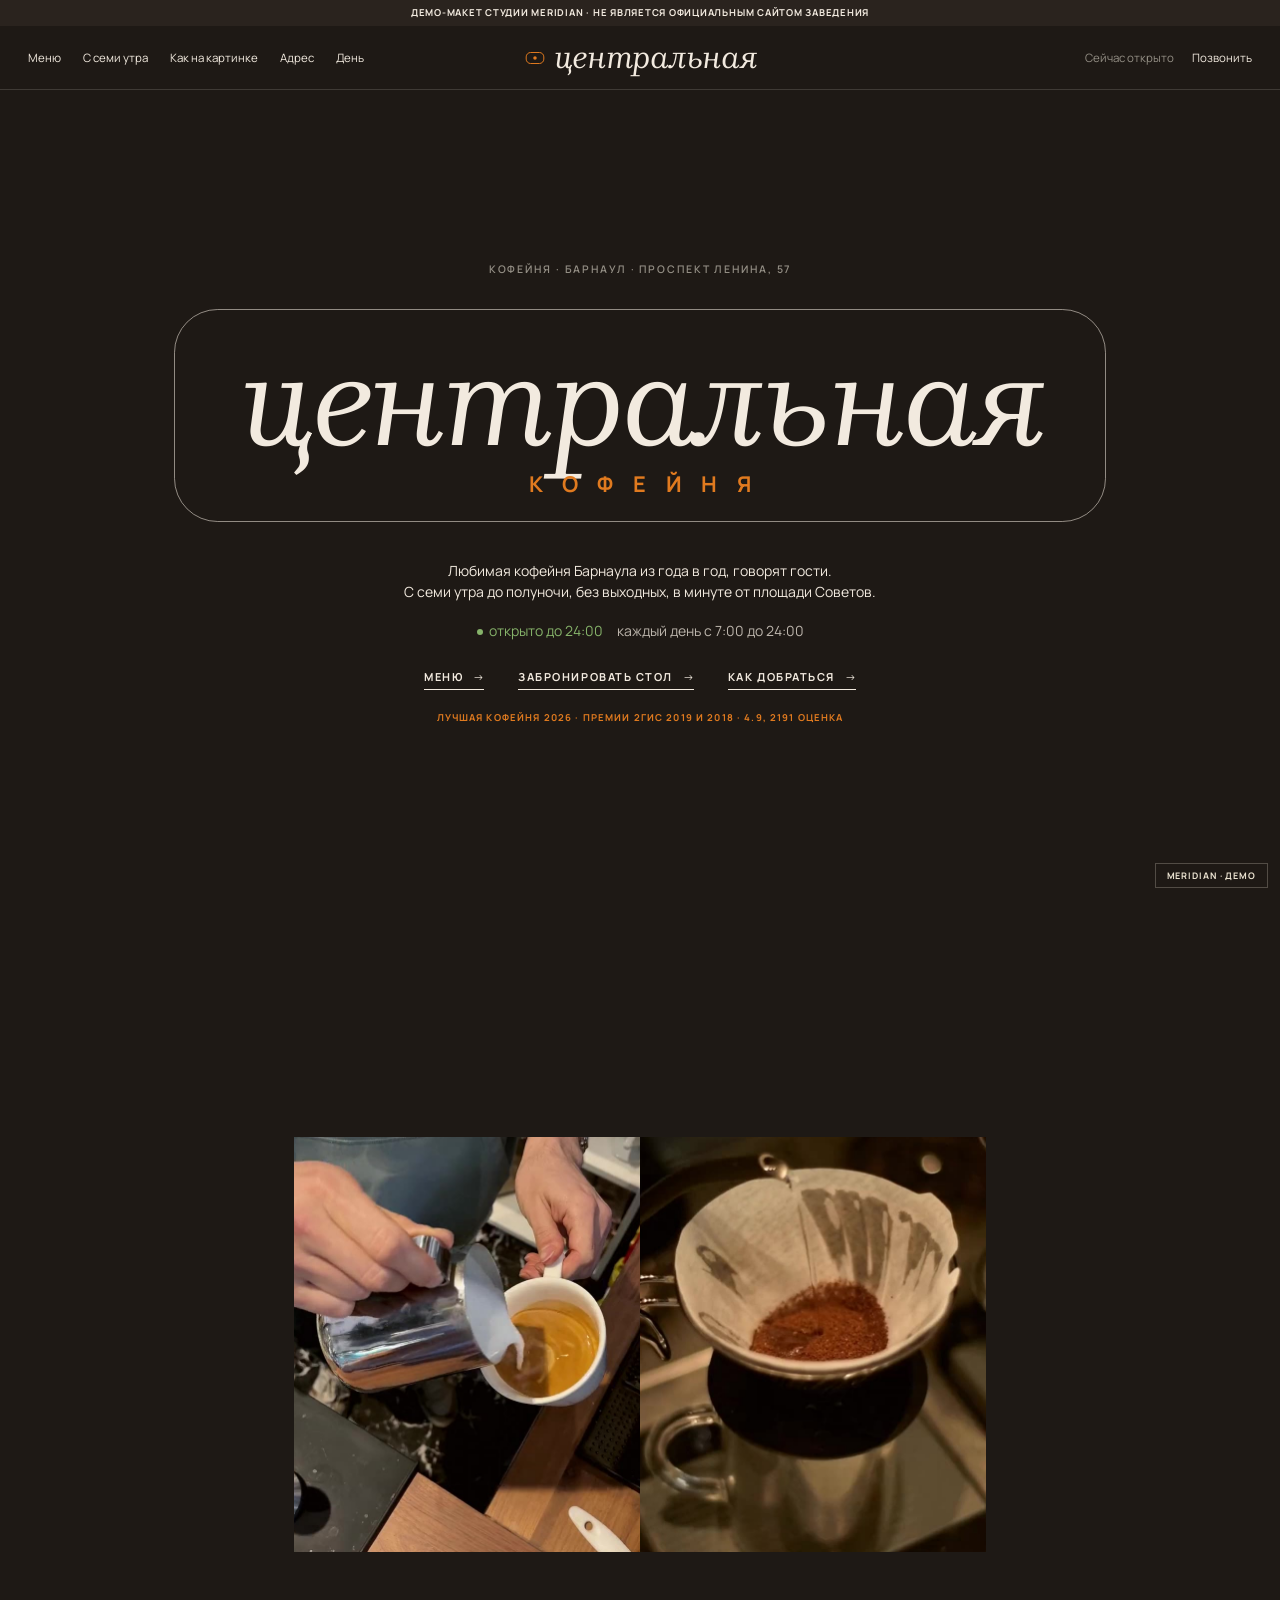
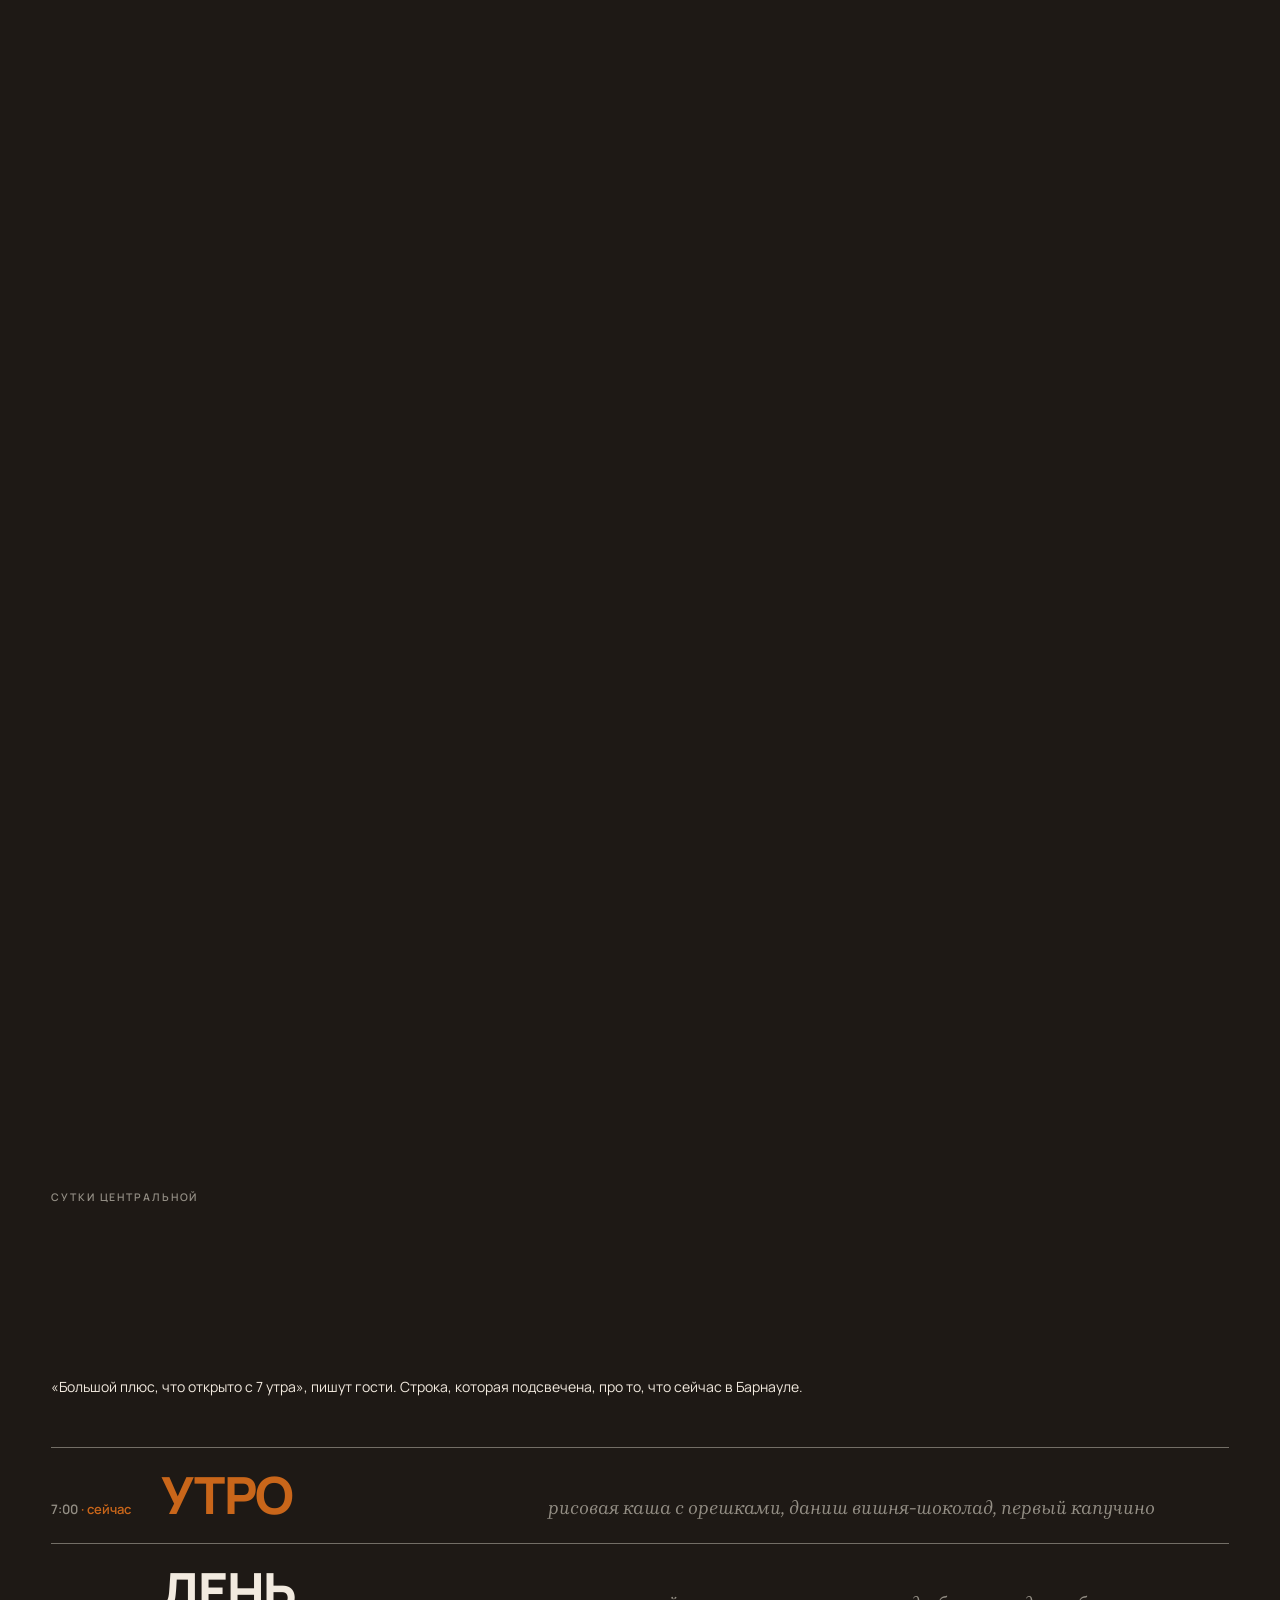
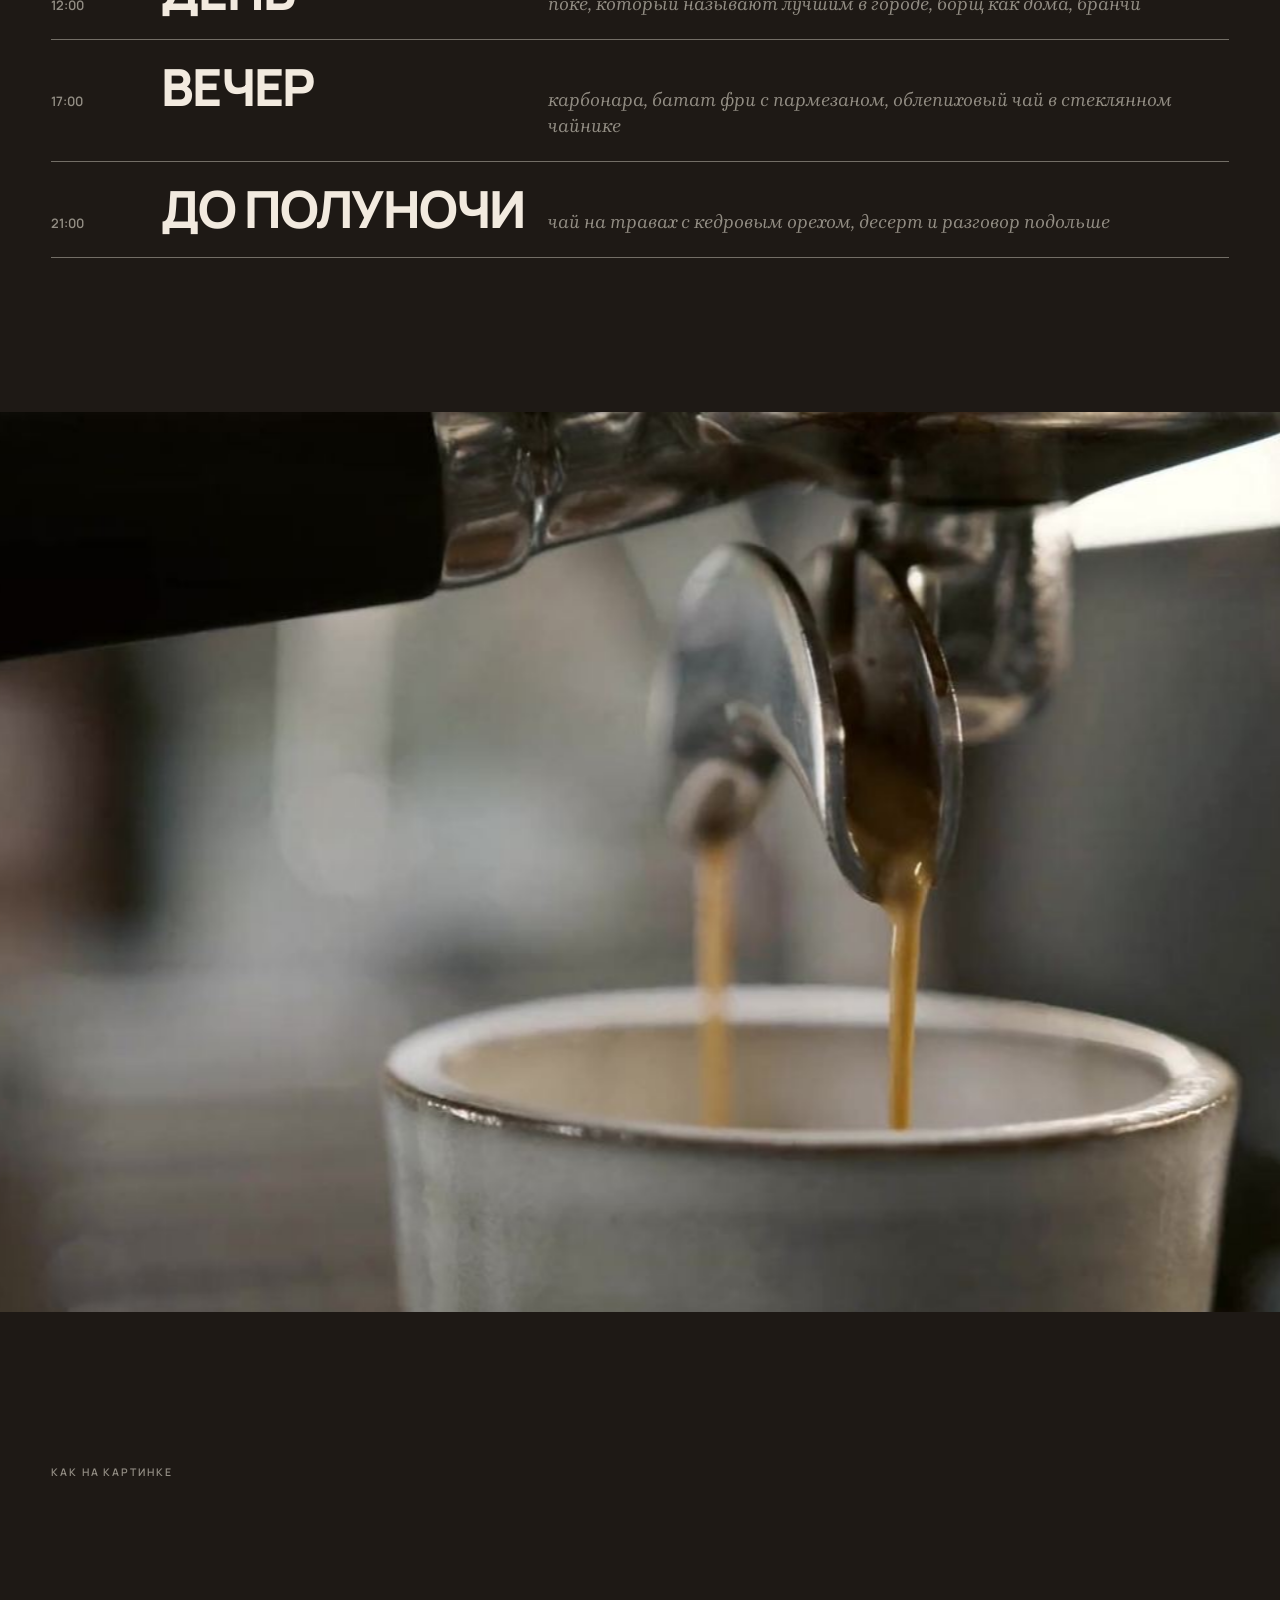
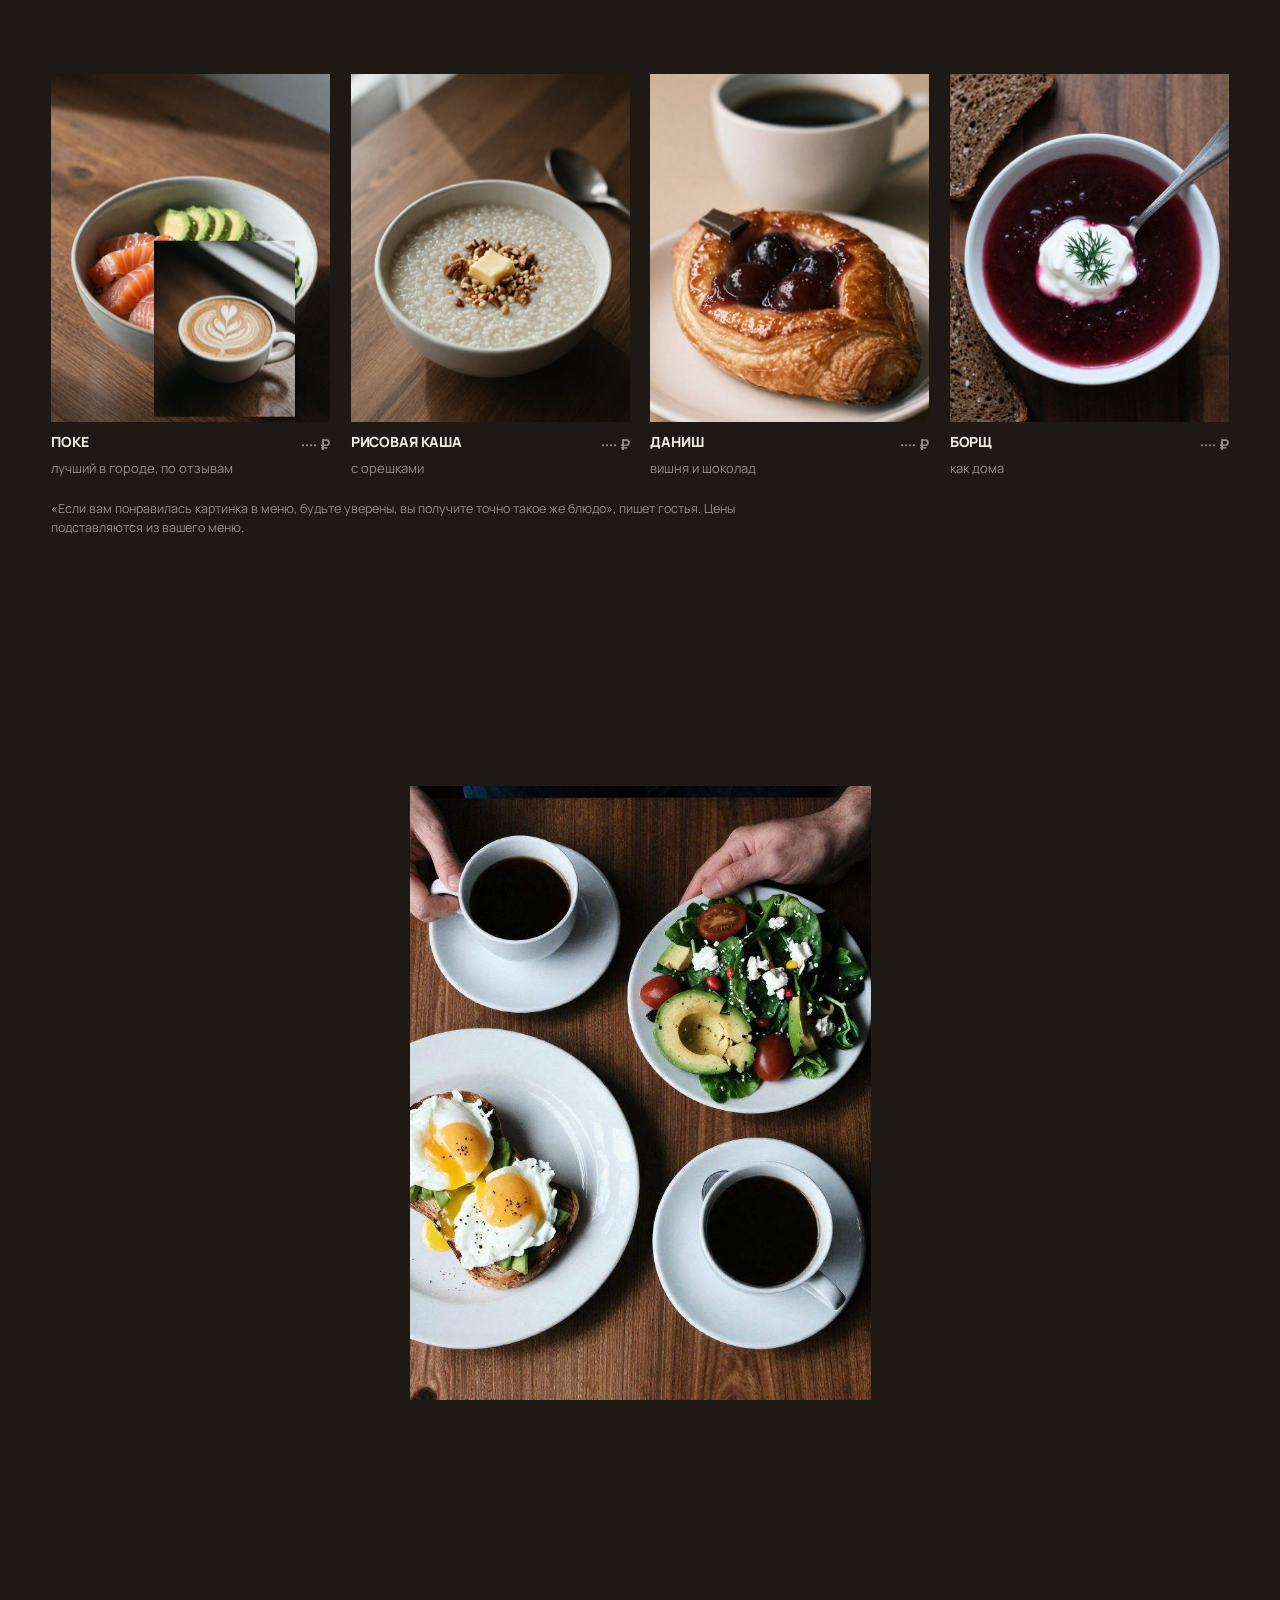
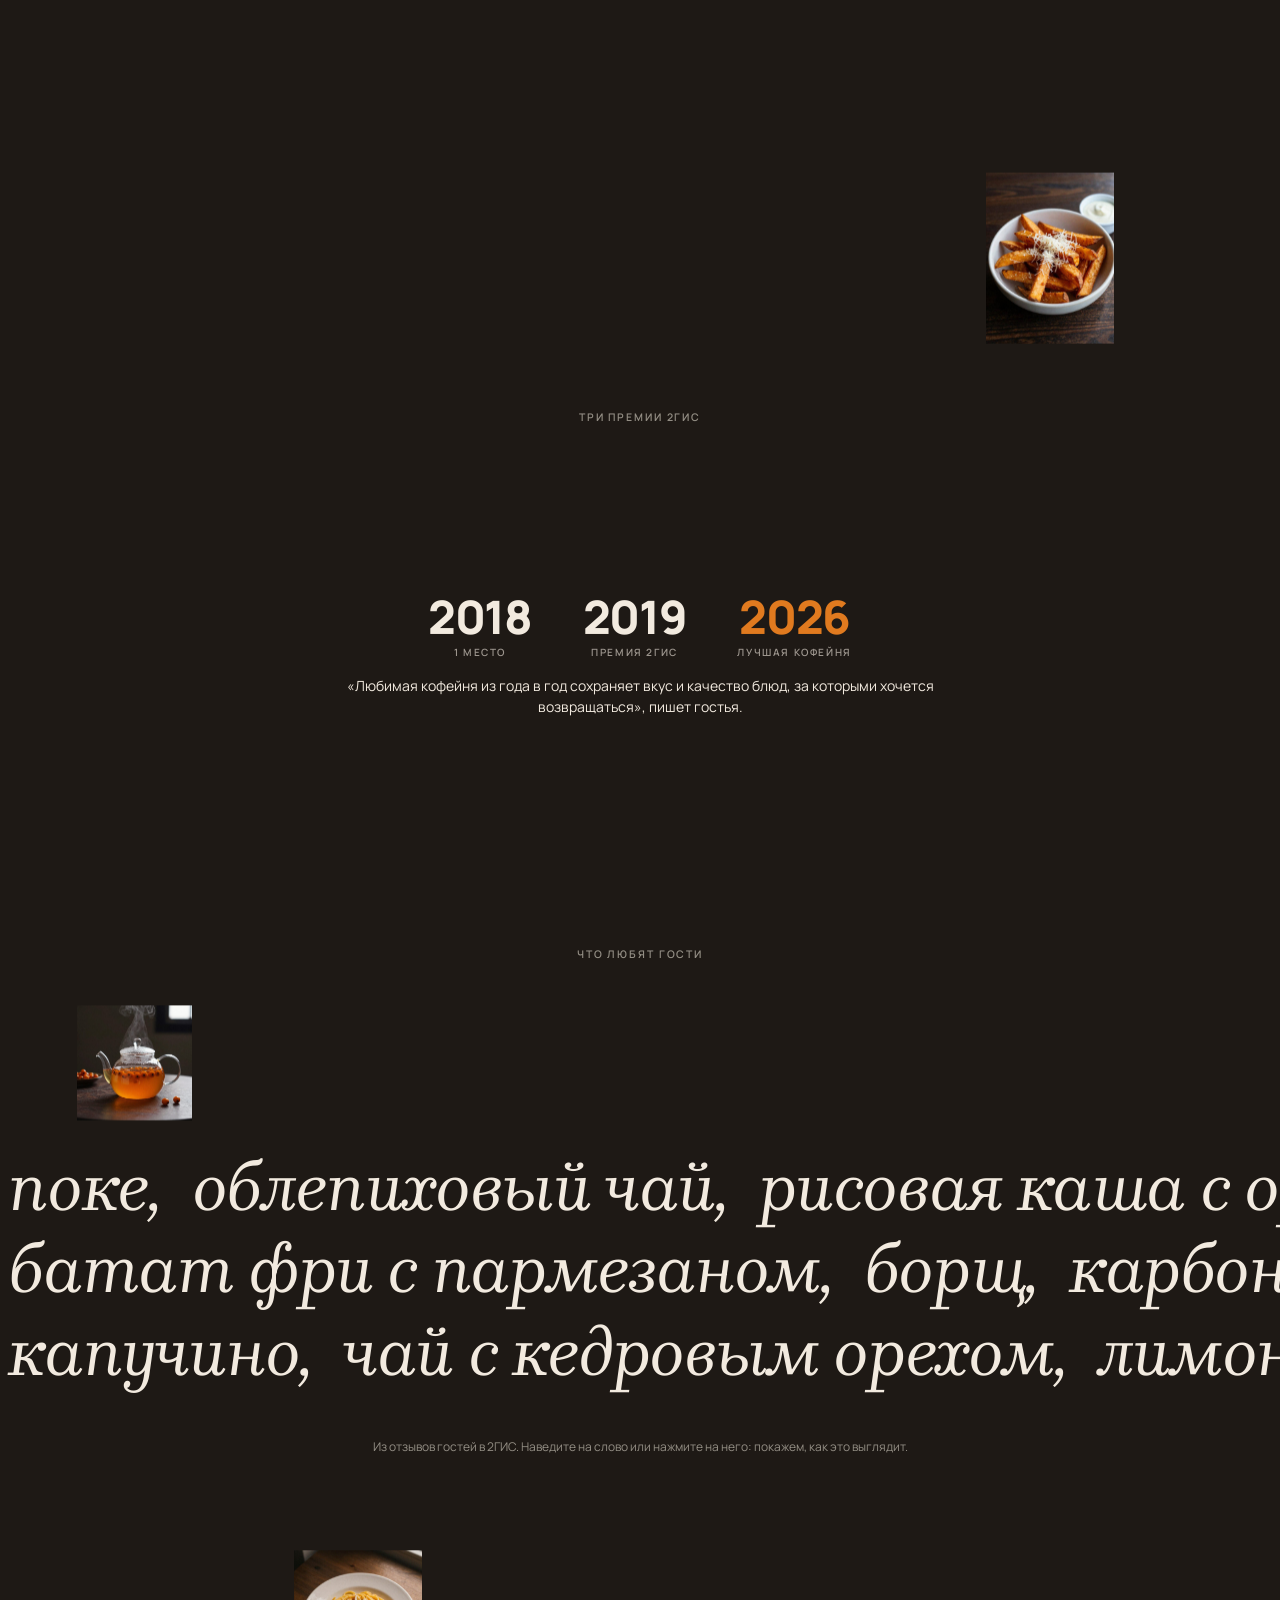
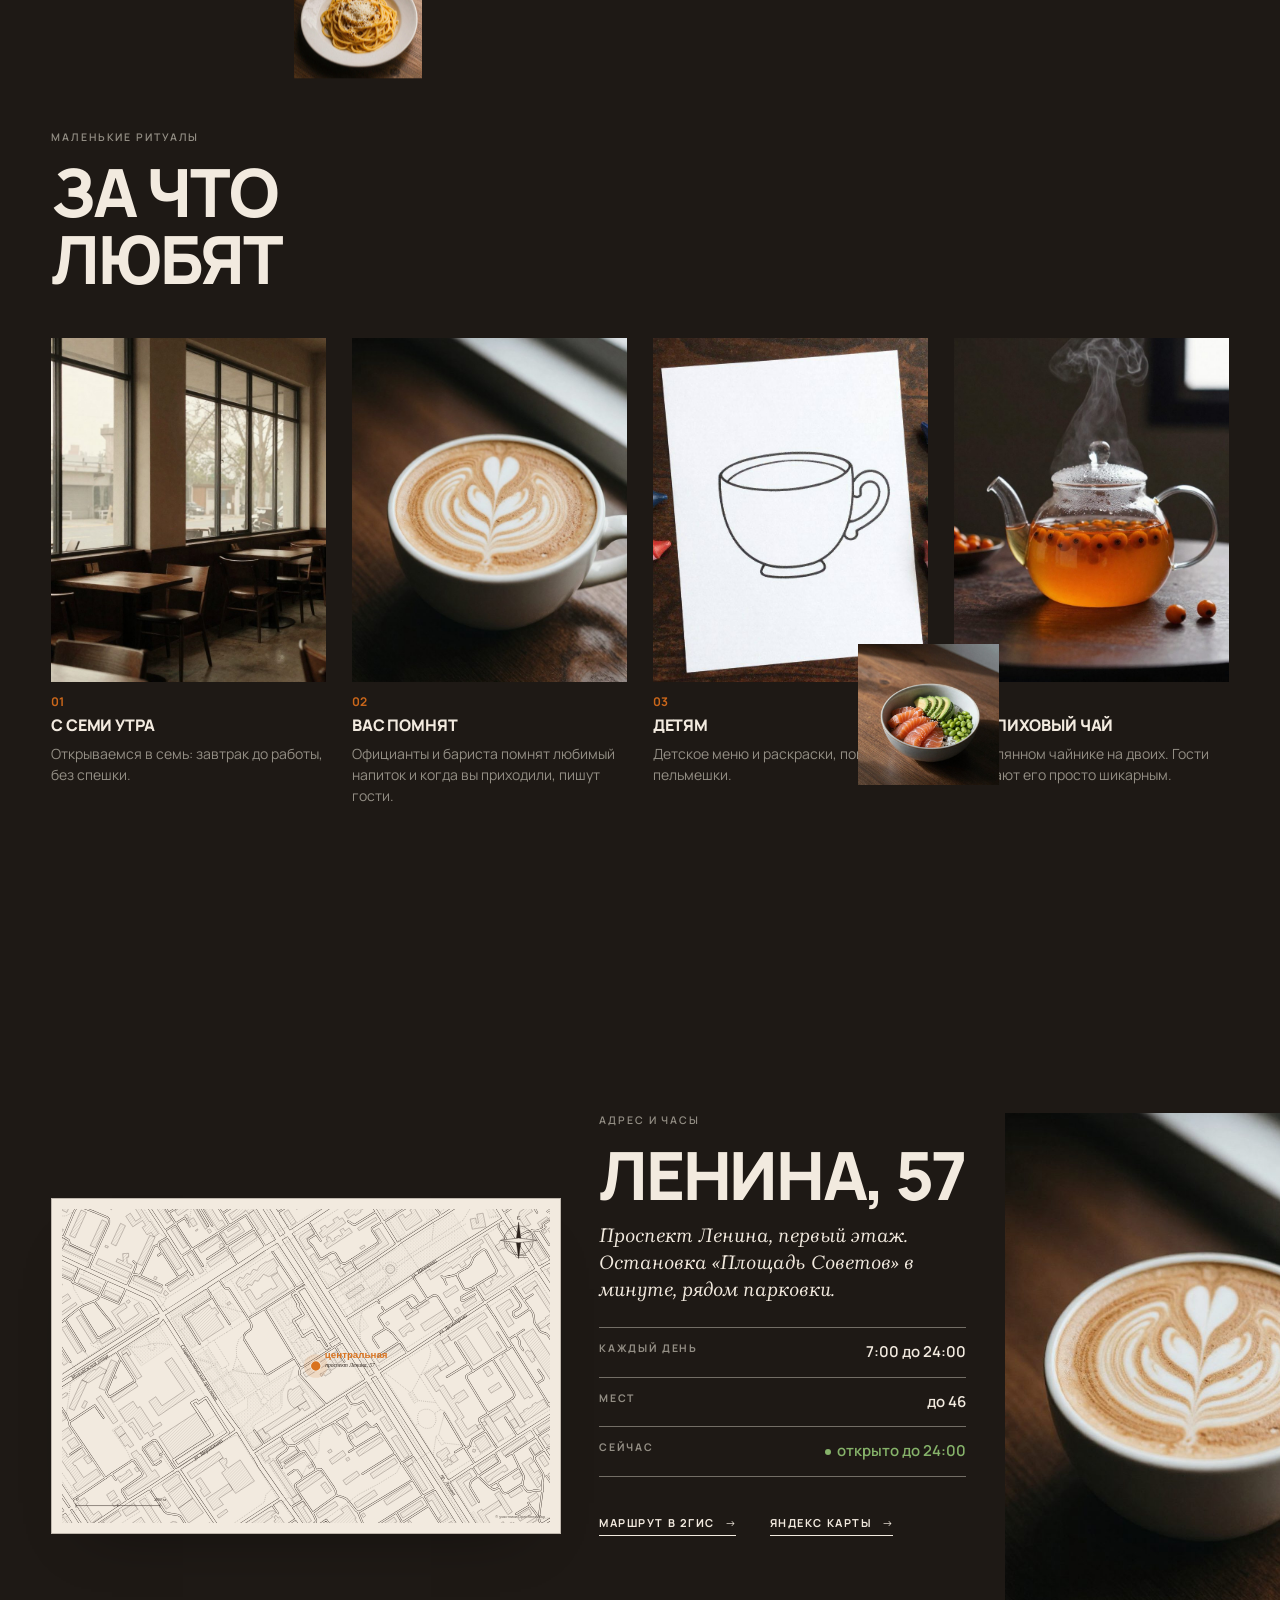
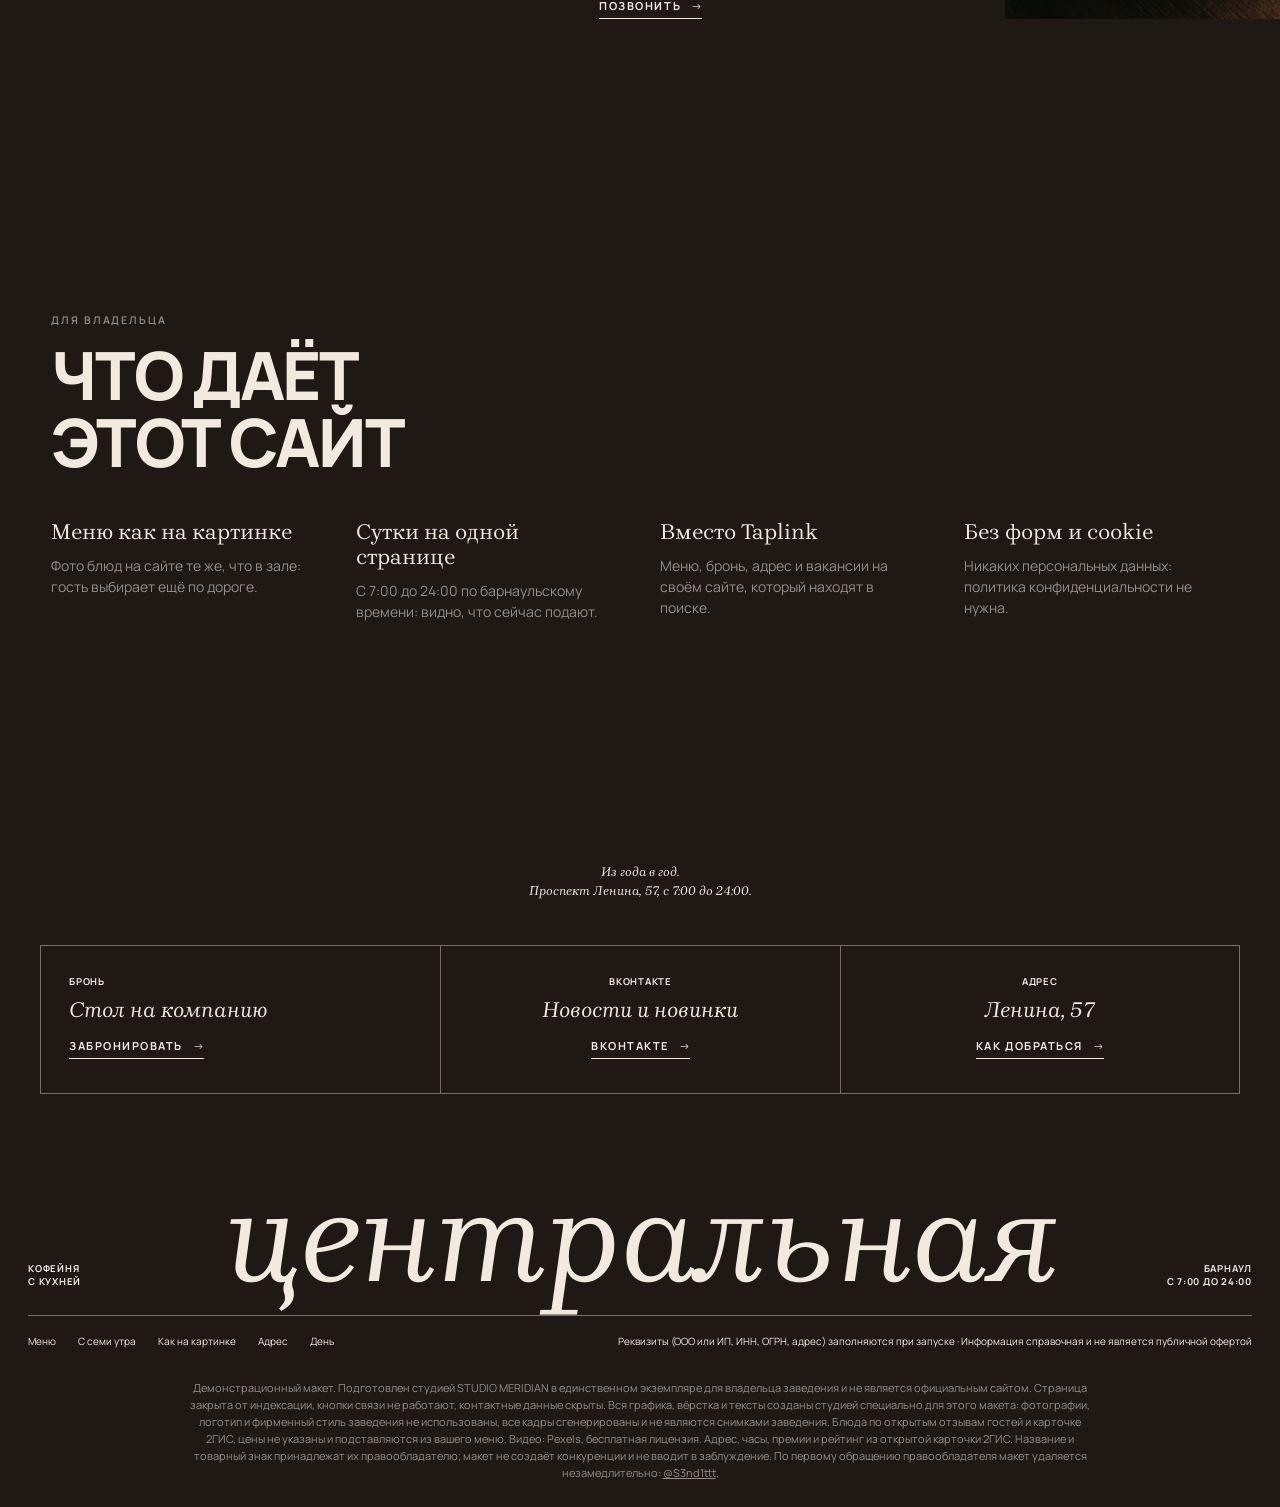
<file: index.html>
<!DOCTYPE html>
<html lang="ru" data-v="2" data-base="" class="nojs" data-tone="g" data-tz="7">
<head>
<meta charset="UTF-8">
<meta name="viewport" content="width=device-width, initial-scale=1, viewport-fit=cover">
<meta name="robots" content="noindex, nofollow">
<title>Демо-макет сайта · STUDIO MERIDIAN</title>
<meta name="description" content="Демо-макет сайта для Центральной кофейни в Барнауле: с 7:00 до 24:00 у площади Советов, поке, бранчи, облепиховый чай.">
<meta name="theme-color" content="#1E1915">
<meta property="og:type" content="website">
<meta property="og:title" content="Демо-макет сайта · STUDIO MERIDIAN">
<meta property="og:description" content="Демо-макет сайта для Центральной кофейни в Барнауле: с 7:00 до 24:00 у площади Советов, поке, бранчи, облепиховый чай.">
<meta property="og:url" content="https://sasakolpakoh227-a11y.github.io/central/">
<meta property="og:image" content="https://sasakolpakoh227-a11y.github.io/central/img/og.jpg?v=2">
<link rel="icon" href="data:image/svg+xml,%3Csvg xmlns='http://www.w3.org/2000/svg' viewBox='0 0 40 40'%3E%3Crect width='40' height='40' rx='9' fill='%231E1915'/%3E%3Crect x='6' y='12' width='28' height='16' rx='7' fill='none' stroke='%23F2EADF' stroke-width='2'/%3E%3Ccircle cx='20' cy='20' r='3' fill='%23E07A1F'/%3E%3C/svg%3E">
<link rel="preload" href="fonts/manrope.woff2" as="font" type="font/woff2" crossorigin>
<link rel="preload" href="fonts/brygada-italic.woff2" as="font" type="font/woff2" crossorigin>
<link rel="stylesheet" href="skin.css?v=3e9a153c">
<link rel="stylesheet" href="venue.css?v=34529441">
<noscript><style>.curtain{display:none}</style></noscript>
</head>
<body>
<p class="demo-strip">Демо-макет студии MERIDIAN · не является официальным сайтом заведения</p>
<div class="curtain" aria-hidden="true"><p class="wm"><span style="--i:0">ц</span><span style="--i:1">е</span><span style="--i:2">н</span><span style="--i:3">т</span><span style="--i:4">р</span><span style="--i:5">а</span><span style="--i:6">л</span><span style="--i:7">ь</span><span style="--i:8">н</span><span style="--i:9">а</span><span style="--i:10">я</span></p><div class="pic"><div class="pi"><img src="img/c-hall.jpg?v=2" alt="" decoding="async" width="864" height="1152"></div></div></div>
<div class="veil" aria-hidden="true"></div>
<header class="top">
  <nav class="nav" aria-label="Разделы"><a href="menu/">Меню</a><a href="#sutki">С семи утра</a><a href="#kartinka">Как на картинке</a><a href="#adres">Адрес</a><a href="den/">День</a></nav>
  <button class="burger" type="button" aria-expanded="false" aria-controls="menu">Меню</button>
  <a class="logo" href="" aria-label="Центральная, на главную"><svg class="lamp" viewBox="0 0 40 40" aria-hidden="true"><rect x="4" y="10" width="32" height="20" rx="8" fill="none" stroke="currentColor" stroke-width="1.8"/><circle cx="20" cy="20" r="3.2" fill="currentColor"/></svg><span>центральная</span></a>
  <div class="right"><span class="now" data-now></span><button type="button" data-hint="Телефон скрыт в демо. В рабочей версии кнопка сразу набирает номер.">Позвонить</button></div>
</header>
<div class="menu" id="menu" hidden><nav aria-label="Меню"><a href="menu/">Меню</a><a href="#sutki">С семи утра</a><a href="#kartinka">Как на картинке</a><a href="#adres">Адрес</a><a href="den/">День</a></nav></div>
<main>

  <section class="hero c0" data-bg="g">
    <p class="kick">Кофейня · Барнаул · проспект Ленина, 57</p>
    <div class="plate rv-f">
      <h1 class="cw"><span class="vh">Центральная кофейня</span><span aria-hidden="true">центральная</span></h1>
      <p class="cs" aria-hidden="true">кофейня</p>
    </div>
    <p class="lead rv-f">Любимая кофейня Барнаула из года в год, говорят гости.<br>С семи утра до полуночи, без выходных, в минуте от площади Советов.</p>
    <p class="zst rv-f"><span class="st" data-open="7" data-close="24" data-open-we="7" data-close-we="24"></span><span>каждый день с 7:00 до 24:00</span></p>
    <div class="hbtns rv-f"><a class="btn" href="menu/">Меню</a><button class="btn" type="button" data-hint="В рабочей версии кнопка открывает бронь стола или звонок администратору.">Забронировать стол</button><a class="btn" href="#adres">Как добраться</a></div>
    <p class="award rv-f">Лучшая кофейня 2026 · премии 2ГИС 2019 и 2018 · 4.9, 2191 оценка</p>
  </section>
  <section class="duo" data-bg="g" aria-label="Бариста за работой">
    <div class="stick"><div class="pair">
      <figure class="px"><video data-src="video/v-latte.mp4" poster="img/v-latte.jpg?v=2" muted loop playsinline preload="none" width="750" height="900" aria-label="Бариста рисует латте-арт"></video></figure>
      <figure class="px"><video data-src="video/v-pour.mp4" poster="img/v-pour.jpg?v=2" muted loop playsinline preload="none" width="750" height="900" aria-label="Кофе заваривают в воронке"></video></figure>
    </div></div>
  </section>
  <section class="sutki" data-bg="p" id="sutki">
    <div class="sh">
      <p class="kick">Сутки Центральной</p>
      <h2 class="cap l rv"><span class="ln"><span>С семи утра</span></span><span class="ln"><span>до полуночи</span></span></h2>
      <p class="lead">«Большой плюс, что открыто с 7 утра», пишут гости. Строка, которая подсвечена, про то, что сейчас в Барнауле.</p>
    </div>
    <ol class="rows"><li data-from="7"><i>7:00</i><b>Утро</b><span>рисовая каша с орешками, даниш вишня-шоколад, первый капучино</span></li><li data-from="12"><i>12:00</i><b>День</b><span>поке, который называют лучшим в городе, борщ как дома, бранчи</span></li><li data-from="17"><i>17:00</i><b>Вечер</b><span>карбонара, батат фри с пармезаном, облепиховый чай в стеклянном чайнике</span></li><li data-from="21"><i>21:00</i><b>До полуночи</b><span>чай на травах с кедровым орехом, десерт и разговор подольше</span></li></ol>
  </section>
  <section class="roast" data-bg="g" aria-label="Эспрессо льётся в чашку">
    <div class="wide"><video data-src="video/v-espresso.mp4" poster="img/v-espresso.jpg?v=2" muted loop playsinline preload="none" width="1920" height="1080" aria-label="Эспрессо льётся из рожка в чашку"></video></div>
  </section>
  <section class="kart" data-bg="p" id="kartinka">
    <p class="kick">Как на картинке</p>
    <h2 class="cap l rv"><span class="ln"><span>Понравилось на фото,</span></span><span class="ln"><span>так и принесут</span></span></h2>
    <div class="kg"><figure><div class="kp px"><img src="img/c-poke.jpg?v=2" alt="Поке" loading="lazy" decoding="async" width="896" height="1120"></div><figcaption><b>Поке</b><span>лучший в городе, по отзывам</span><em>···· ₽</em></figcaption></figure><figure><div class="kp px"><img src="img/c-porridge.jpg?v=2" alt="Рисовая каша" loading="lazy" decoding="async" width="896" height="1120"></div><figcaption><b>Рисовая каша</b><span>с орешками</span><em>···· ₽</em></figcaption></figure><figure><div class="kp px"><img src="img/c-danish.jpg?v=2" alt="Даниш" loading="lazy" decoding="async" width="896" height="1120"></div><figcaption><b>Даниш</b><span>вишня и шоколад</span><em>···· ₽</em></figcaption></figure><figure><div class="kp px"><img src="img/c-borscht.jpg?v=2" alt="Борщ" loading="lazy" decoding="async" width="896" height="1120"></div><figcaption><b>Борщ</b><span>как дома</span><em>···· ₽</em></figcaption></figure></div>
    <p class="fn2">«Если вам понравилась картинка в меню, будьте уверены, вы получите точно такое же блюдо», пишет гостья. Цены подставляются из вашего меню.</p>
  </section>
  <section class="collage" data-bg="g">
    <div class="fl"><figure class="c0" data-s="0"><img src="img/c-brunch.jpg?v=2" alt="Бранч на двоих" loading="lazy" decoding="async"></figure><figure class="c1" data-s="-.35"><img src="img/c-cup.jpg?v=2" alt="" loading="lazy" decoding="async"></figure><figure class="c2" data-s=".45"><img src="img/c-batat.jpg?v=2" alt="" loading="lazy" decoding="async"></figure><figure class="c3" data-s=".75"><img src="img/c-carbonara.jpg?v=2" alt="" loading="lazy" decoding="async"></figure><figure class="c4" data-s="1.05"><img src="img/c-poke.jpg?v=2" alt="" loading="lazy" decoding="async"></figure><figure class="c5" data-s=".6"><img src="img/c-buckthorn.jpg?v=2" alt="" loading="lazy" decoding="async"></figure></div>
    <div class="say">
      <p class="kick">Три премии 2ГИС</p>
      <h2 class="cap l rv"><span class="ln"><span>Из года</span></span><span class="ln"><span>в год</span></span></h2>
      <p class="yrs"><span><b>2018</b>1 место</span><span><b>2019</b>премия 2ГИС</span><span><b>2026</b>лучшая кофейня</span></p>
      <p class="lead">«Любимая кофейня из года в год сохраняет вкус и качество блюд, за которыми хочется возвращаться», пишет гостья.</p>
    </div>
  </section>
  <section class="playlist" data-bg="l">
    <p class="kick">Что любят гости</p>
    <h2 class="cap l rv"><span class="ln"><span>За чем</span></span><span class="ln"><span>возвращаются</span></span></h2>
    <div class="mqs" aria-label="Любимые позиции гостей"><div class="mq"><div class="mqi"><span class="tr" data-c="poke">поке,</span> <span class="tr" data-c="buck">облепиховый чай,</span> <span class="tr" data-c="porr">рисовая каша с орешками,</span> <span class="tr" data-c="dan">даниш вишня-шоколад,</span> <span class="tr" data-c="bat">батат фри с пармезаном,</span> <span class="tr" data-c="bor">борщ,</span> <span class="tr" data-c="carb">карбонара,</span> <span class="tr" data-c="brun">бранч на двоих,</span> <span class="tr" data-c="cup">капучино,</span> <span class="tr" data-c="buck">чай с кедровым орехом,</span> <span class="tr" data-c="cup">лимонады,</span> <span class="tr" data-c="brun">смузи с бананом,</span><span class="tr" data-c="poke">поке,</span> <span class="tr" data-c="buck">облепиховый чай,</span> <span class="tr" data-c="porr">рисовая каша с орешками,</span> <span class="tr" data-c="dan">даниш вишня-шоколад,</span> <span class="tr" data-c="bat">батат фри с пармезаном,</span> <span class="tr" data-c="bor">борщ,</span> <span class="tr" data-c="carb">карбонара,</span> <span class="tr" data-c="brun">бранч на двоих,</span> <span class="tr" data-c="cup">капучино,</span> <span class="tr" data-c="buck">чай с кедровым орехом,</span> <span class="tr" data-c="cup">лимонады,</span> <span class="tr" data-c="brun">смузи с бананом,</span></div></div><div class="mq rev"><div class="mqi"><span class="tr" data-c="bat">батат фри с пармезаном,</span> <span class="tr" data-c="bor">борщ,</span> <span class="tr" data-c="carb">карбонара,</span> <span class="tr" data-c="brun">бранч на двоих,</span> <span class="tr" data-c="cup">капучино,</span> <span class="tr" data-c="buck">чай с кедровым орехом,</span> <span class="tr" data-c="cup">лимонады,</span> <span class="tr" data-c="brun">смузи с бананом,</span> <span class="tr" data-c="poke">поке,</span> <span class="tr" data-c="buck">облепиховый чай,</span> <span class="tr" data-c="porr">рисовая каша с орешками,</span> <span class="tr" data-c="dan">даниш вишня-шоколад,</span><span class="tr" data-c="bat">батат фри с пармезаном,</span> <span class="tr" data-c="bor">борщ,</span> <span class="tr" data-c="carb">карбонара,</span> <span class="tr" data-c="brun">бранч на двоих,</span> <span class="tr" data-c="cup">капучино,</span> <span class="tr" data-c="buck">чай с кедровым орехом,</span> <span class="tr" data-c="cup">лимонады,</span> <span class="tr" data-c="brun">смузи с бананом,</span> <span class="tr" data-c="poke">поке,</span> <span class="tr" data-c="buck">облепиховый чай,</span> <span class="tr" data-c="porr">рисовая каша с орешками,</span> <span class="tr" data-c="dan">даниш вишня-шоколад,</span></div></div><div class="mq"><div class="mqi"><span class="tr" data-c="cup">капучино,</span> <span class="tr" data-c="buck">чай с кедровым орехом,</span> <span class="tr" data-c="cup">лимонады,</span> <span class="tr" data-c="brun">смузи с бананом,</span> <span class="tr" data-c="poke">поке,</span> <span class="tr" data-c="buck">облепиховый чай,</span> <span class="tr" data-c="porr">рисовая каша с орешками,</span> <span class="tr" data-c="dan">даниш вишня-шоколад,</span> <span class="tr" data-c="bat">батат фри с пармезаном,</span> <span class="tr" data-c="bor">борщ,</span> <span class="tr" data-c="carb">карбонара,</span> <span class="tr" data-c="brun">бранч на двоих,</span><span class="tr" data-c="cup">капучино,</span> <span class="tr" data-c="buck">чай с кедровым орехом,</span> <span class="tr" data-c="cup">лимонады,</span> <span class="tr" data-c="brun">смузи с бананом,</span> <span class="tr" data-c="poke">поке,</span> <span class="tr" data-c="buck">облепиховый чай,</span> <span class="tr" data-c="porr">рисовая каша с орешками,</span> <span class="tr" data-c="dan">даниш вишня-шоколад,</span> <span class="tr" data-c="bat">батат фри с пармезаном,</span> <span class="tr" data-c="bor">борщ,</span> <span class="tr" data-c="carb">карбонара,</span> <span class="tr" data-c="brun">бранч на двоих,</span></div></div></div>
    <p class="pl-note">Из отзывов гостей в 2ГИС. Наведите на слово или нажмите на него: покажем, как это выглядит.</p>
    <div class="cover" aria-hidden="true"><img alt=""></div>
  </section>
  <section class="rit" data-bg="p">
    <p class="kick">Маленькие ритуалы</p>
    <h2 class="cap l rv"><span class="ln"><span>За что</span></span><span class="ln"><span>любят</span></span></h2>
    <div class="rg"><article><figure class="px"><img src="img/c-hall.jpg?v=2" alt="С семи утра" loading="lazy" decoding="async"></figure><p class="rn">01</p><b>С семи утра</b><p>Открываемся в семь: завтрак до работы, без спешки.</p></article><article><figure class="px"><img src="img/c-cup.jpg?v=2" alt="Вас помнят" loading="lazy" decoding="async"></figure><p class="rn">02</p><b>Вас помнят</b><p>Официанты и бариста помнят любимый напиток и когда вы приходили, пишут гости.</p></article><article><figure class="px"><img src="img/c-kids.jpg?v=2" alt="Детям" loading="lazy" decoding="async"></figure><p class="rn">03</p><b>Детям</b><p>Детское меню и раскраски, пока несут пельмешки.</p></article><article><figure class="px"><img src="img/c-buckthorn.jpg?v=2" alt="Облепиховый чай" loading="lazy" decoding="async"></figure><p class="rn">04</p><b>Облепиховый чай</b><p>В стеклянном чайнике на двоих. Гости называют его просто шикарным.</p></article></div>
  </section>
  <section class="addr" data-bg="p" id="adres">
    <figure class="map"><img src="img/map.svg" alt="Карта центра Барнаула: Центральная кофейня на проспекте Ленина, 57" loading="lazy" decoding="async" width="1400" height="900"></figure>
    <div class="ai">
      <p class="kick">Адрес и часы</p>
      <h2 class="cap l rv"><span class="ln"><span>Ленина, 57</span></span></h2>
      <p class="it2">Проспект Ленина, первый этаж. Остановка «Площадь Советов» в минуте, рядом парковки.</p>
      <dl class="hrs"><div><dt>Каждый день</dt><dd>7:00 до 24:00</dd></div><div><dt>Мест</dt><dd>до 46</dd></div>
        <div><dt>Сейчас</dt><dd><span class="st" data-open="7" data-close="24" data-open-we="7" data-close-we="24"></span></dd></div></dl>
      <div class="hbtns"><button class="btn" type="button" data-hint="В рабочей версии кнопка откроет маршрут в 2ГИС.">Маршрут в 2ГИС</button><button class="btn" type="button" data-hint="В рабочей версии кнопка откроет маршрут в Яндекс Картах.">Яндекс Карты</button><button class="btn" type="button" data-hint="В рабочей версии кнопка сразу набирает номер.">Позвонить</button></div>
    </div>
    <figure class="px ap"><img src="img/c-cup.jpg?v=2" alt="Капучино на тёмном деревянном столе" loading="lazy" decoding="async" width="1024" height="1024"></figure>
  </section>
  <section class="gives" data-bg="k">
    <p class="kick">Для владельца</p>
    <h2 class="cap l rv"><span class="ln"><span>Что даёт</span></span><span class="ln"><span>этот сайт</span></span></h2>
    <div class="gv"><div><b>Меню как на картинке</b><p>Фото блюд на сайте те же, что в зале: гость выбирает ещё по дороге.</p></div><div><b>Сутки на одной странице</b><p>С 7:00 до 24:00 по барнаульскому времени: видно, что сейчас подают.</p></div><div><b>Вместо Taplink</b><p>Меню, бронь, адрес и вакансии на своём сайте, который находят в поиске.</p></div><div><b>Без форм и cookie</b><p>Никаких персональных данных: политика конфиденциальности не нужна.</p></div></div>
  </section>
</main>
<footer class="foot" data-bg="g">
  <p class="quote">Из года в год.<br>Проспект Ленина, 57, с 7:00 до 24:00.</p>
  <div class="boxes"><div class="box"><p class="k">Бронь</p><p class="it">Стол на компанию</p><button class="btn" type="button" data-hint="В рабочей версии бронь или звонок администратору.">Забронировать</button></div><div class="box"><p class="k">ВКонтакте</p><p class="it">Новости и новинки</p><button class="btn" type="button" data-hint="В рабочей версии здесь ваша группа ВКонтакте.">ВКонтакте</button></div><div class="box"><p class="k">Адрес</p><p class="it">Ленина, 57</p><a class="btn" href="gde/">Как добраться</a></div></div>
  <div class="sig"><p class="k">Кофейня<br>с кухней</p><p class="wm" aria-hidden="true">центральная</p><p class="k r">Барнаул<br>с 7:00 до 24:00</p></div>
  <div class="fine">
    <span><a href="menu/">Меню</a><a href="#sutki">С семи утра</a><a href="#kartinka">Как на картинке</a><a href="#adres">Адрес</a><a href="den/">День</a></span>
    <span>Реквизиты (ООО или ИП, ИНН, ОГРН, адрес) заполняются при запуске · Информация справочная и не является публичной офертой</span>
  </div>
  <p class="note">Демонстрационный макет. Подготовлен студией STUDIO MERIDIAN в единственном экземпляре для владельца заведения и не является официальным сайтом. Страница закрыта от индексации, кнопки связи не работают, контактные данные скрыты. Вся графика, вёрстка и тексты созданы студией специально для этого макета: фотографии, логотип и фирменный стиль заведения не использованы, все кадры сгенерированы и не являются снимками заведения. Блюда по открытым отзывам гостей и карточке 2ГИС, цены не указаны и подставляются из вашего меню. Видео: Pexels, бесплатная лицензия. Адрес, часы, премии и рейтинг из открытой карточки 2ГИС. Название и товарный знак принадлежат их правообладателю; макет не создаёт конкуренции и не вводит в заблуждение. По первому обращению правообладателя макет удаляется незамедлительно: <a href="https://t.me/S3nd1ttt" target="_blank" rel="noopener">@S3nd1ttt</a>.</p>
</footer>
<div class="toast" role="status" aria-live="polite" hidden></div>
<a class="mer-badge" href="https://t.me/S3nd1ttt" target="_blank" rel="noopener">MERIDIAN · Демо</a>
<script src="skin.js?v=94cd19e5"></script>
<script src="venue.js?v=2d2f454d"></script>
</body>
</html>
</file>
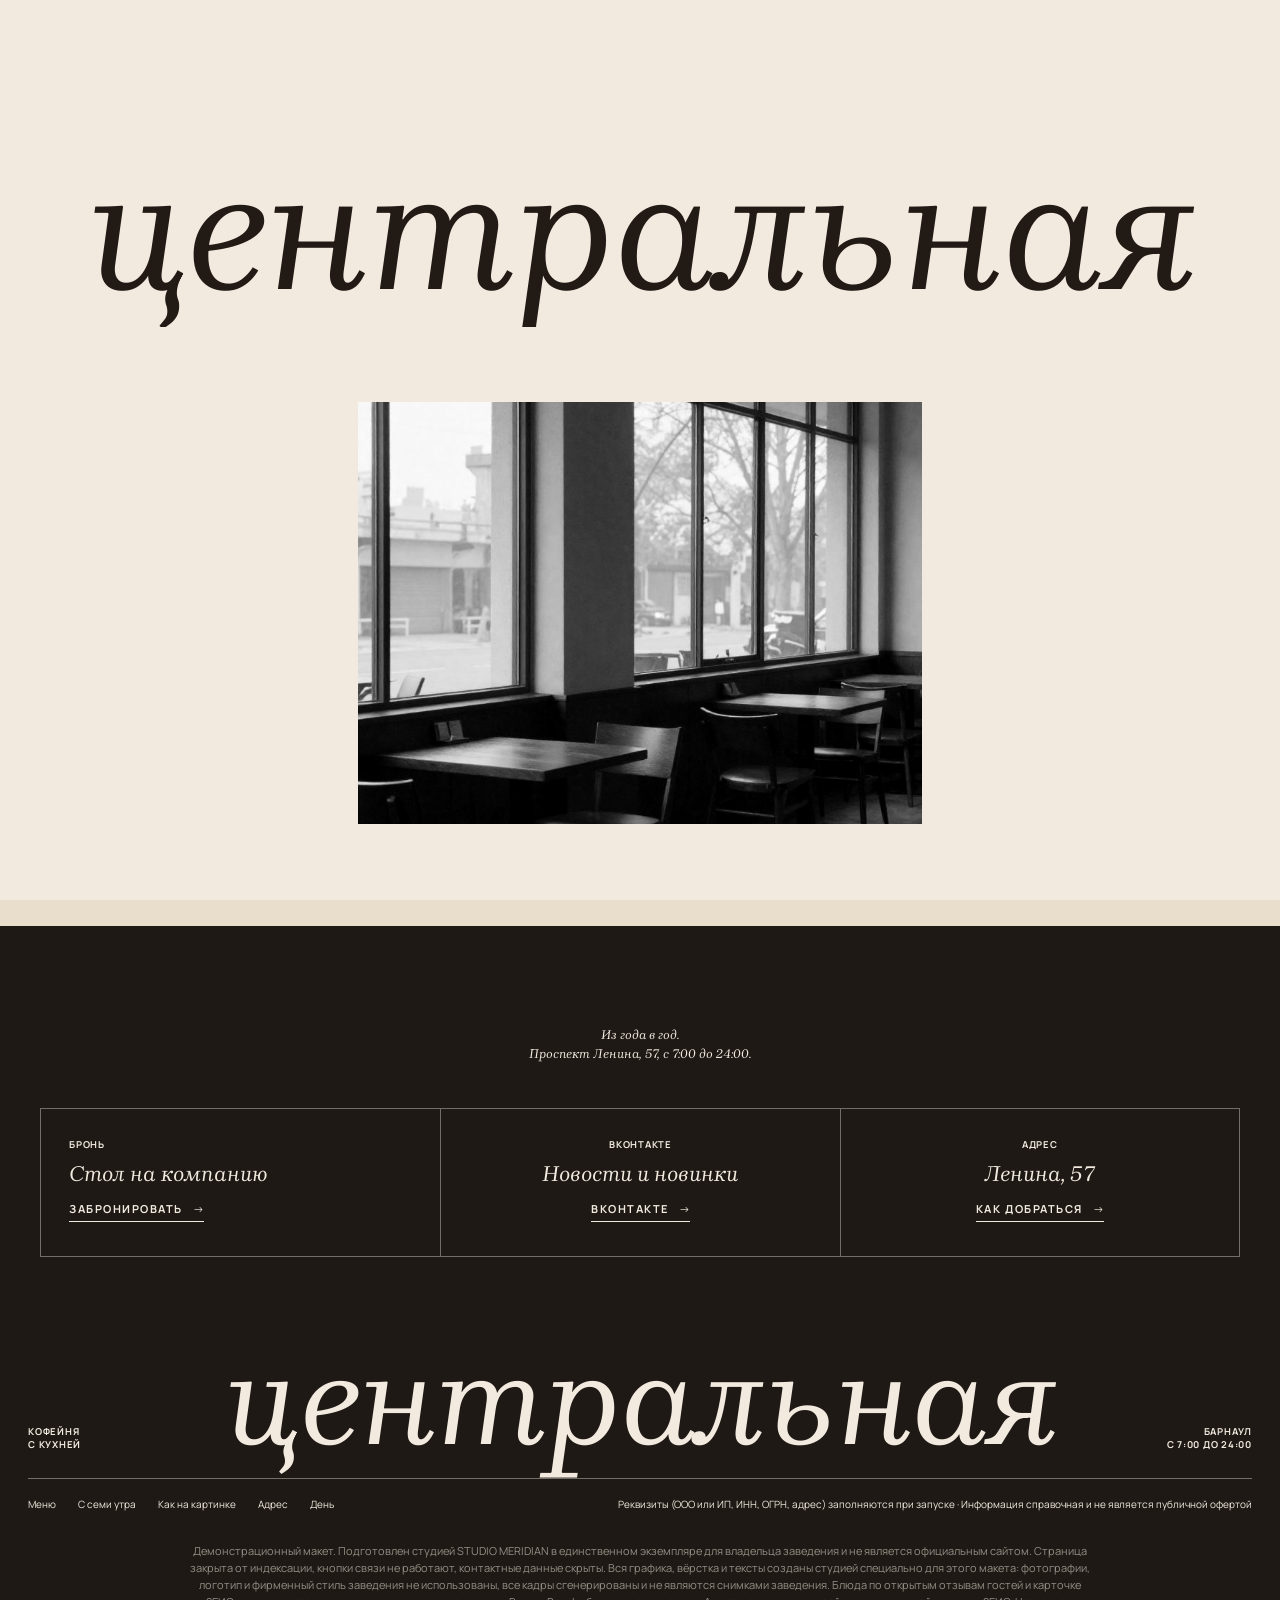
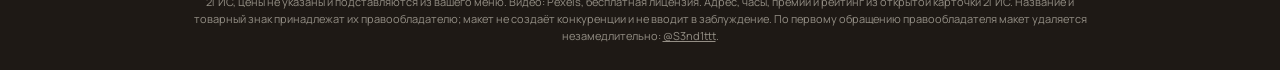
<file: 404/index.html>
<!DOCTYPE html>
<html lang="ru" data-v="2" data-base="../" class="nojs" data-tone="l" data-tz="7">
<head>
<meta charset="UTF-8">
<meta name="viewport" content="width=device-width, initial-scale=1, viewport-fit=cover">
<meta name="robots" content="noindex, nofollow">
<title>Страница не найдена · Демо-макет сайта · STUDIO MERIDIAN</title>
<meta name="description" content="Такой страницы нет.">
<meta name="theme-color" content="#1E1915">
<meta property="og:type" content="website">
<meta property="og:title" content="Демо-макет сайта · STUDIO MERIDIAN">
<meta property="og:description" content="Такой страницы нет.">
<meta property="og:url" content="https://sasakolpakoh227-a11y.github.io/central/404/">
<meta property="og:image" content="https://sasakolpakoh227-a11y.github.io/central/img/og.jpg?v=2">
<link rel="icon" href="data:image/svg+xml,%3Csvg xmlns='http://www.w3.org/2000/svg' viewBox='0 0 40 40'%3E%3Crect width='40' height='40' rx='9' fill='%231E1915'/%3E%3Crect x='6' y='12' width='28' height='16' rx='7' fill='none' stroke='%23F2EADF' stroke-width='2'/%3E%3Ccircle cx='20' cy='20' r='3' fill='%23E07A1F'/%3E%3C/svg%3E">
<link rel="preload" href="../fonts/manrope.woff2" as="font" type="font/woff2" crossorigin>
<link rel="preload" href="../fonts/brygada-italic.woff2" as="font" type="font/woff2" crossorigin>
<link rel="stylesheet" href="../skin.css?v=3e9a153c">
<link rel="stylesheet" href="../venue.css?v=34529441">
<noscript><style>.curtain{display:none}</style></noscript>
</head>
<body>
<p class="demo-strip">Демо-макет студии MERIDIAN · не является официальным сайтом заведения</p>
<div class="curtain" aria-hidden="true"><p class="wm"><span style="--i:0">ц</span><span style="--i:1">е</span><span style="--i:2">н</span><span style="--i:3">т</span><span style="--i:4">р</span><span style="--i:5">а</span><span style="--i:6">л</span><span style="--i:7">ь</span><span style="--i:8">н</span><span style="--i:9">а</span><span style="--i:10">я</span></p><div class="pic"><div class="pi"><img src="../img/c-hall.jpg?v=2" alt="" decoding="async" width="864" height="1152"></div></div></div>
<div class="veil" aria-hidden="true"></div>
<header class="top">
  <nav class="nav" aria-label="Разделы"><a href="../menu/">Меню</a><a href="../#sutki">С семи утра</a><a href="../#kartinka">Как на картинке</a><a href="../#adres">Адрес</a><a href="../den/">День</a></nav>
  <button class="burger" type="button" aria-expanded="false" aria-controls="menu">Меню</button>
  <a class="logo" href="../" aria-label="Центральная, на главную"><svg class="lamp" viewBox="0 0 40 40" aria-hidden="true"><rect x="4" y="10" width="32" height="20" rx="8" fill="none" stroke="currentColor" stroke-width="1.8"/><circle cx="20" cy="20" r="3.2" fill="currentColor"/></svg><span>центральная</span></a>
  <div class="right"><span class="now" data-now></span><button type="button" data-hint="Телефон скрыт в демо. В рабочей версии кнопка сразу набирает номер.">Позвонить</button></div>
</header>
<div class="menu" id="menu" hidden><nav aria-label="Меню"><a href="../menu/">Меню</a><a href="../#sutki">С семи утра</a><a href="../#kartinka">Как на картинке</a><a href="../#adres">Адрес</a><a href="../den/">День</a></nav></div>
<main class="nf" data-bg="l">

  <h1 class="cap xxl rv"><span class="ln"><span>404</span></span><span class="ln"><span>Не найдено</span></span></h1>
  <p class="lead">Такой страницы нет. Зато кофейня открыта с семи утра.</p>
  <a class="btn dark" href="../">На главную</a>
</main>
<footer class="foot" data-bg="g">
  <p class="quote">Из года в год.<br>Проспект Ленина, 57, с 7:00 до 24:00.</p>
  <div class="boxes"><div class="box"><p class="k">Бронь</p><p class="it">Стол на компанию</p><button class="btn" type="button" data-hint="В рабочей версии бронь или звонок администратору.">Забронировать</button></div><div class="box"><p class="k">ВКонтакте</p><p class="it">Новости и новинки</p><button class="btn" type="button" data-hint="В рабочей версии здесь ваша группа ВКонтакте.">ВКонтакте</button></div><div class="box"><p class="k">Адрес</p><p class="it">Ленина, 57</p><a class="btn" href="../gde/">Как добраться</a></div></div>
  <div class="sig"><p class="k">Кофейня<br>с кухней</p><p class="wm" aria-hidden="true">центральная</p><p class="k r">Барнаул<br>с 7:00 до 24:00</p></div>
  <div class="fine">
    <span><a href="../menu/">Меню</a><a href="../#sutki">С семи утра</a><a href="../#kartinka">Как на картинке</a><a href="../#adres">Адрес</a><a href="../den/">День</a></span>
    <span>Реквизиты (ООО или ИП, ИНН, ОГРН, адрес) заполняются при запуске · Информация справочная и не является публичной офертой</span>
  </div>
  <p class="note">Демонстрационный макет. Подготовлен студией STUDIO MERIDIAN в единственном экземпляре для владельца заведения и не является официальным сайтом. Страница закрыта от индексации, кнопки связи не работают, контактные данные скрыты. Вся графика, вёрстка и тексты созданы студией специально для этого макета: фотографии, логотип и фирменный стиль заведения не использованы, все кадры сгенерированы и не являются снимками заведения. Блюда по открытым отзывам гостей и карточке 2ГИС, цены не указаны и подставляются из вашего меню. Видео: Pexels, бесплатная лицензия. Адрес, часы, премии и рейтинг из открытой карточки 2ГИС. Название и товарный знак принадлежат их правообладателю; макет не создаёт конкуренции и не вводит в заблуждение. По первому обращению правообладателя макет удаляется незамедлительно: <a href="https://t.me/S3nd1ttt" target="_blank" rel="noopener">@S3nd1ttt</a>.</p>
</footer>
<div class="toast" role="status" aria-live="polite" hidden></div>
<a class="mer-badge" href="https://t.me/S3nd1ttt" target="_blank" rel="noopener">MERIDIAN · Демо</a>
<script src="../skin.js?v=94cd19e5"></script>
<script src="../venue.js?v=2d2f454d"></script>
</body>
</html>
</file>
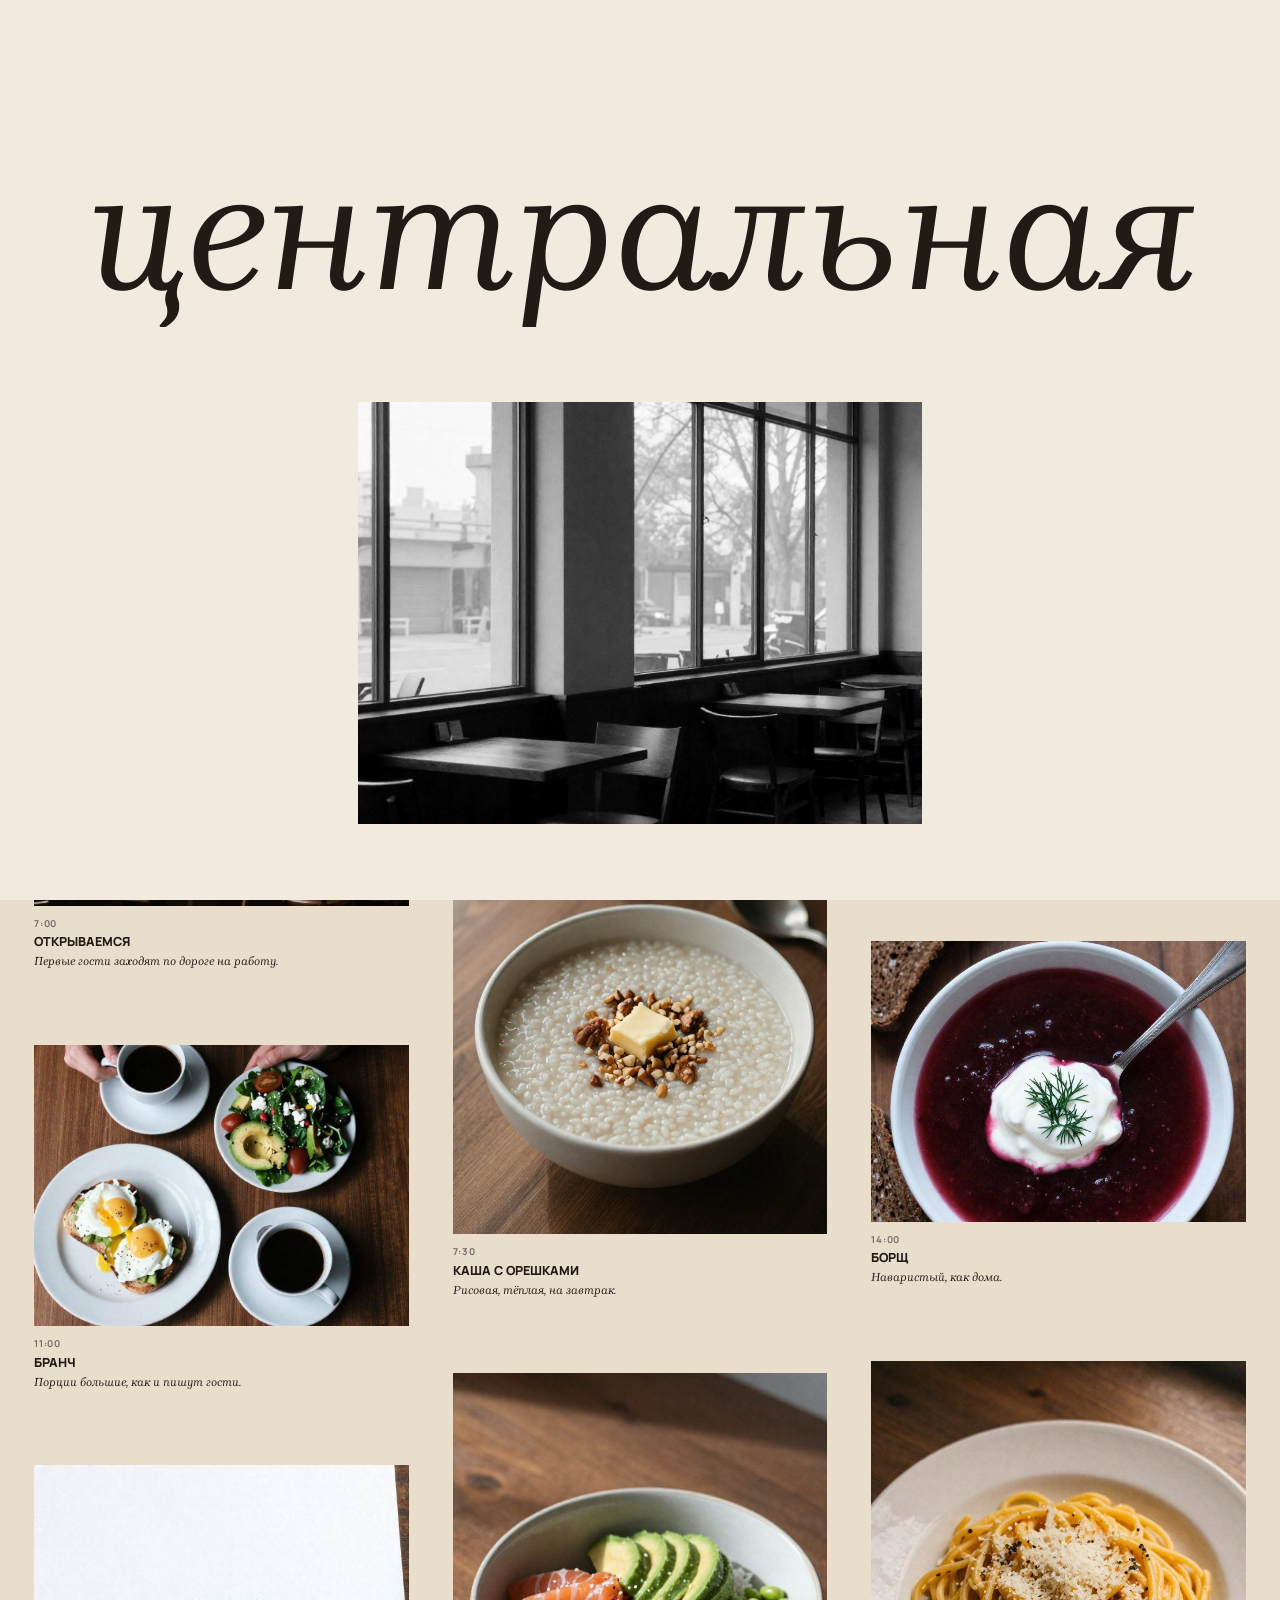
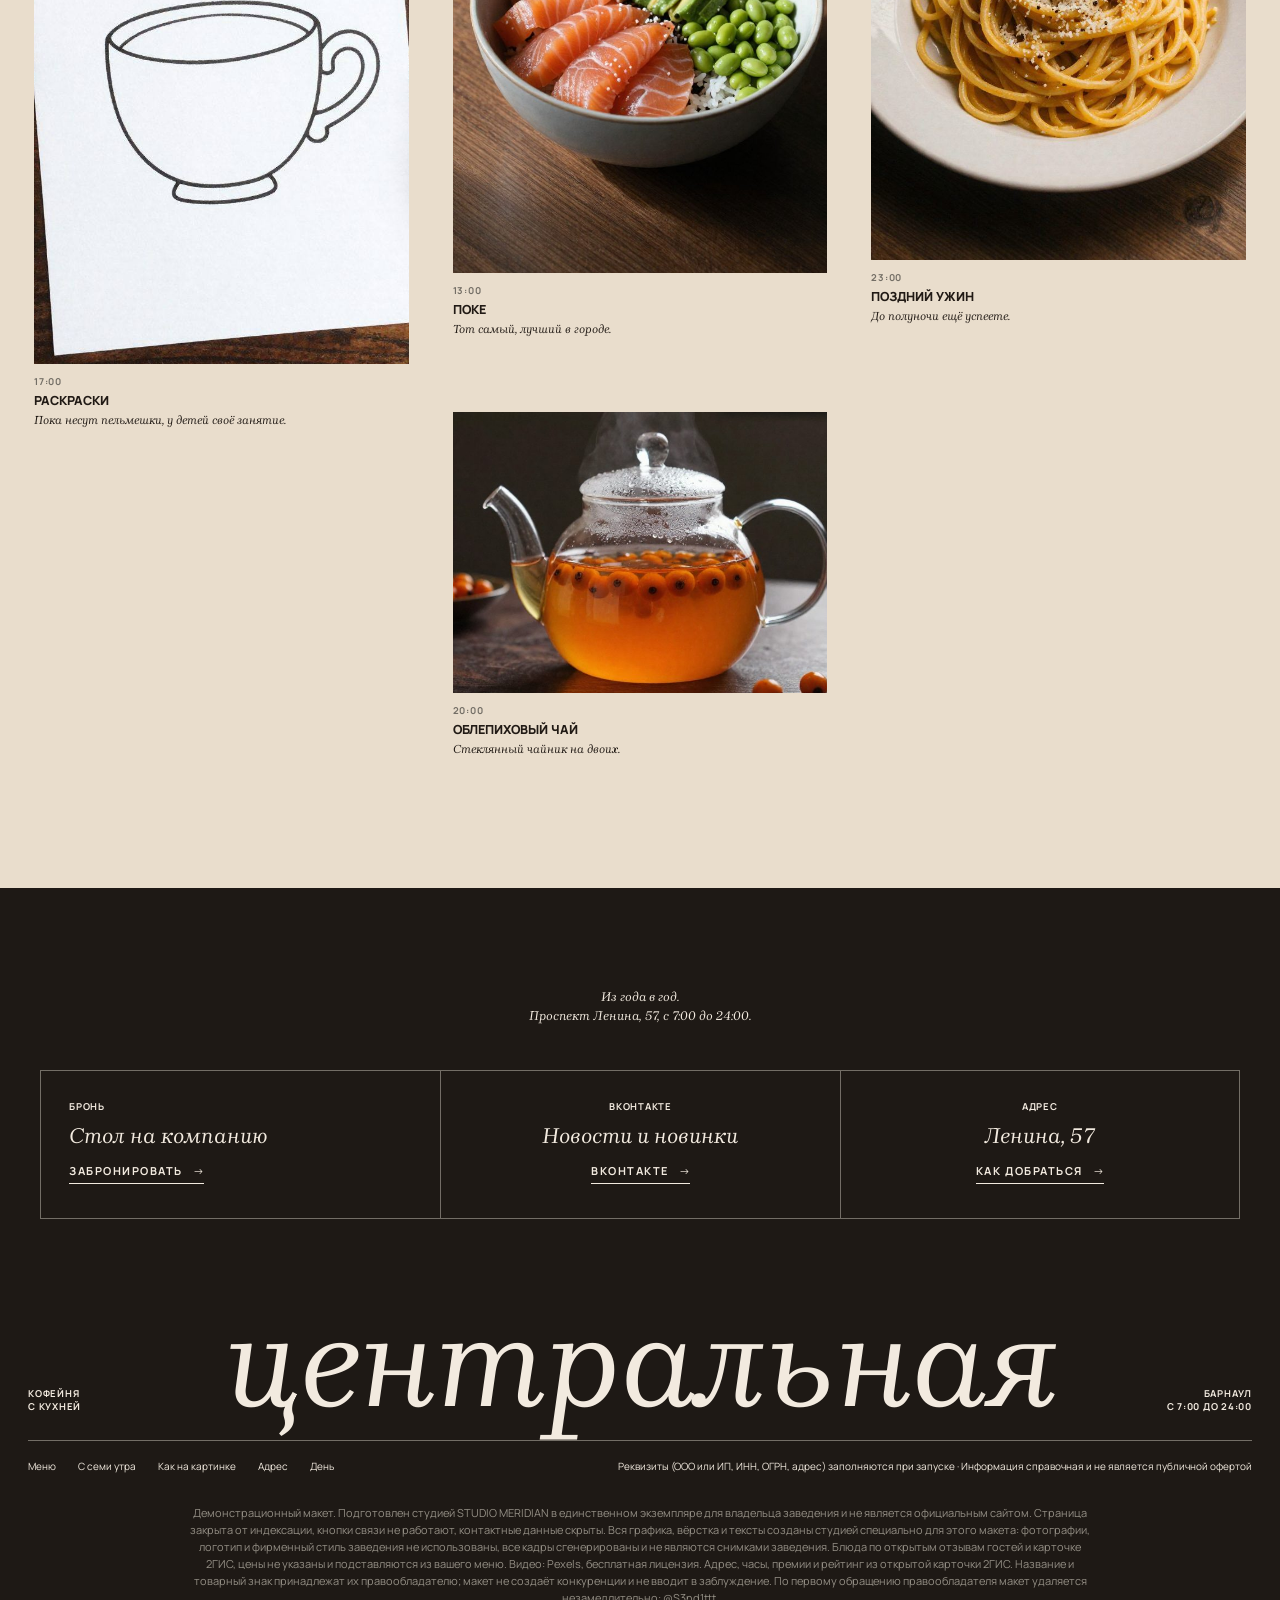
<file: den/index.html>
<!DOCTYPE html>
<html lang="ru" data-v="2" data-base="../" class="nojs" data-tone="l" data-tz="7">
<head>
<meta charset="UTF-8">
<meta name="viewport" content="width=device-width, initial-scale=1, viewport-fit=cover">
<meta name="robots" content="noindex, nofollow">
<title>Сутки Центральной · Демо-макет сайта · STUDIO MERIDIAN</title>
<meta name="description" content="Один день Центральной кофейни в Барнауле: от каши с орешками до облепихового чая.">
<meta name="theme-color" content="#1E1915">
<meta property="og:type" content="website">
<meta property="og:title" content="Демо-макет сайта · STUDIO MERIDIAN">
<meta property="og:description" content="Один день Центральной кофейни в Барнауле: от каши с орешками до облепихового чая.">
<meta property="og:url" content="https://sasakolpakoh227-a11y.github.io/central/den/">
<meta property="og:image" content="https://sasakolpakoh227-a11y.github.io/central/img/og.jpg?v=2">
<link rel="icon" href="data:image/svg+xml,%3Csvg xmlns='http://www.w3.org/2000/svg' viewBox='0 0 40 40'%3E%3Crect width='40' height='40' rx='9' fill='%231E1915'/%3E%3Crect x='6' y='12' width='28' height='16' rx='7' fill='none' stroke='%23F2EADF' stroke-width='2'/%3E%3Ccircle cx='20' cy='20' r='3' fill='%23E07A1F'/%3E%3C/svg%3E">
<link rel="preload" href="../fonts/manrope.woff2" as="font" type="font/woff2" crossorigin>
<link rel="preload" href="../fonts/brygada-italic.woff2" as="font" type="font/woff2" crossorigin>
<link rel="stylesheet" href="../skin.css?v=3e9a153c">
<link rel="stylesheet" href="../venue.css?v=34529441">
<noscript><style>.curtain{display:none}</style></noscript>
</head>
<body>
<p class="demo-strip">Демо-макет студии MERIDIAN · не является официальным сайтом заведения</p>
<div class="curtain" aria-hidden="true"><p class="wm"><span style="--i:0">ц</span><span style="--i:1">е</span><span style="--i:2">н</span><span style="--i:3">т</span><span style="--i:4">р</span><span style="--i:5">а</span><span style="--i:6">л</span><span style="--i:7">ь</span><span style="--i:8">н</span><span style="--i:9">а</span><span style="--i:10">я</span></p><div class="pic"><div class="pi"><img src="../img/c-hall.jpg?v=2" alt="" decoding="async" width="864" height="1152"></div></div></div>
<div class="veil" aria-hidden="true"></div>
<header class="top">
  <nav class="nav" aria-label="Разделы"><a href="../menu/">Меню</a><a href="../#sutki">С семи утра</a><a href="../#kartinka">Как на картинке</a><a href="../#adres">Адрес</a><a href="../den/" aria-current="page">День</a></nav>
  <button class="burger" type="button" aria-expanded="false" aria-controls="menu">Меню</button>
  <a class="logo" href="../" aria-label="Центральная, на главную"><svg class="lamp" viewBox="0 0 40 40" aria-hidden="true"><rect x="4" y="10" width="32" height="20" rx="8" fill="none" stroke="currentColor" stroke-width="1.8"/><circle cx="20" cy="20" r="3.2" fill="currentColor"/></svg><span>центральная</span></a>
  <div class="right"><span class="now" data-now></span><button type="button" data-hint="Телефон скрыт в демо. В рабочей версии кнопка сразу набирает номер.">Позвонить</button></div>
</header>
<div class="menu" id="menu" hidden><nav aria-label="Меню"><a href="../menu/">Меню</a><a href="../#sutki">С семи утра</a><a href="../#kartinka">Как на картинке</a><a href="../#adres">Адрес</a><a href="../den/" aria-current="page">День</a></nav></div>
<main class="daily" data-bg="l">

  <section class="dh"><h1 class="script rv"><span class="ln"><span>Сутки Центральной</span></span></h1><p class="lead">С семи утра<br>до полуночи.</p></section>
  <section class="mas"><div class="col"><div class="it2 w"><figure class="px"><img src="../img/c-hall.jpg?v=2" alt="" loading="lazy" decoding="async" width="864" height="1152"></figure><div class="cap2"><span class="k">7:00</span><b>Открываемся</b><span>Первые гости заходят по дороге на работу.</span></div></div><div class="it2 w"><figure class="px"><img src="../img/c-brunch.jpg?v=2" alt="" loading="lazy" decoding="async" width="1344" height="896"></figure><div class="cap2"><span class="k">11:00</span><b>Бранч</b><span>Порции большие, как и пишут гости.</span></div></div><div class="it2 t"><figure class="px"><img src="../img/c-kids.jpg?v=2" alt="" loading="lazy" decoding="async" width="1024" height="1024"></figure><div class="cap2"><span class="k">17:00</span><b>Раскраски</b><span>Пока несут пельмешки, у детей своё занятие.</span></div></div></div><div class="col"><div class="it2 t"><figure class="px"><img src="../img/c-porridge.jpg?v=2" alt="" loading="lazy" decoding="async" width="896" height="1120"></figure><div class="cap2"><span class="k">7:30</span><b>Каша с орешками</b><span>Рисовая, тёплая, на завтрак.</span></div></div><div class="it2 t"><figure class="px"><img src="../img/c-poke.jpg?v=2" alt="" loading="lazy" decoding="async" width="896" height="1120"></figure><div class="cap2"><span class="k">13:00</span><b>Поке</b><span>Тот самый, лучший в городе.</span></div></div><div class="it2 w"><figure class="px"><img src="../img/c-buckthorn.jpg?v=2" alt="" loading="lazy" decoding="async" width="864" height="1152"></figure><div class="cap2"><span class="k">20:00</span><b>Облепиховый чай</b><span>Стеклянный чайник на двоих.</span></div></div></div><div class="col"><div class="qt"><p class="cap s">Любимая кофейня из года в год.</p><p class="k">Центральная</p></div><div class="it2 w"><figure class="px"><img src="../img/c-borscht.jpg?v=2" alt="" loading="lazy" decoding="async" width="896" height="1120"></figure><div class="cap2"><span class="k">14:00</span><b>Борщ</b><span>Наваристый, как дома.</span></div></div><div class="it2 t"><figure class="px"><img src="../img/c-carbonara.jpg?v=2" alt="" loading="lazy" decoding="async" width="896" height="1120"></figure><div class="cap2"><span class="k">23:00</span><b>Поздний ужин</b><span>До полуночи ещё успеете.</span></div></div></div></section>
</main>
<footer class="foot" data-bg="g">
  <p class="quote">Из года в год.<br>Проспект Ленина, 57, с 7:00 до 24:00.</p>
  <div class="boxes"><div class="box"><p class="k">Бронь</p><p class="it">Стол на компанию</p><button class="btn" type="button" data-hint="В рабочей версии бронь или звонок администратору.">Забронировать</button></div><div class="box"><p class="k">ВКонтакте</p><p class="it">Новости и новинки</p><button class="btn" type="button" data-hint="В рабочей версии здесь ваша группа ВКонтакте.">ВКонтакте</button></div><div class="box"><p class="k">Адрес</p><p class="it">Ленина, 57</p><a class="btn" href="../gde/">Как добраться</a></div></div>
  <div class="sig"><p class="k">Кофейня<br>с кухней</p><p class="wm" aria-hidden="true">центральная</p><p class="k r">Барнаул<br>с 7:00 до 24:00</p></div>
  <div class="fine">
    <span><a href="../menu/">Меню</a><a href="../#sutki">С семи утра</a><a href="../#kartinka">Как на картинке</a><a href="../#adres">Адрес</a><a href="../den/">День</a></span>
    <span>Реквизиты (ООО или ИП, ИНН, ОГРН, адрес) заполняются при запуске · Информация справочная и не является публичной офертой</span>
  </div>
  <p class="note">Демонстрационный макет. Подготовлен студией STUDIO MERIDIAN в единственном экземпляре для владельца заведения и не является официальным сайтом. Страница закрыта от индексации, кнопки связи не работают, контактные данные скрыты. Вся графика, вёрстка и тексты созданы студией специально для этого макета: фотографии, логотип и фирменный стиль заведения не использованы, все кадры сгенерированы и не являются снимками заведения. Блюда по открытым отзывам гостей и карточке 2ГИС, цены не указаны и подставляются из вашего меню. Видео: Pexels, бесплатная лицензия. Адрес, часы, премии и рейтинг из открытой карточки 2ГИС. Название и товарный знак принадлежат их правообладателю; макет не создаёт конкуренции и не вводит в заблуждение. По первому обращению правообладателя макет удаляется незамедлительно: <a href="https://t.me/S3nd1ttt" target="_blank" rel="noopener">@S3nd1ttt</a>.</p>
</footer>
<div class="toast" role="status" aria-live="polite" hidden></div>
<a class="mer-badge" href="https://t.me/S3nd1ttt" target="_blank" rel="noopener">MERIDIAN · Демо</a>
<script src="../skin.js?v=94cd19e5"></script>
<script src="../venue.js?v=2d2f454d"></script>
</body>
</html>
</file>
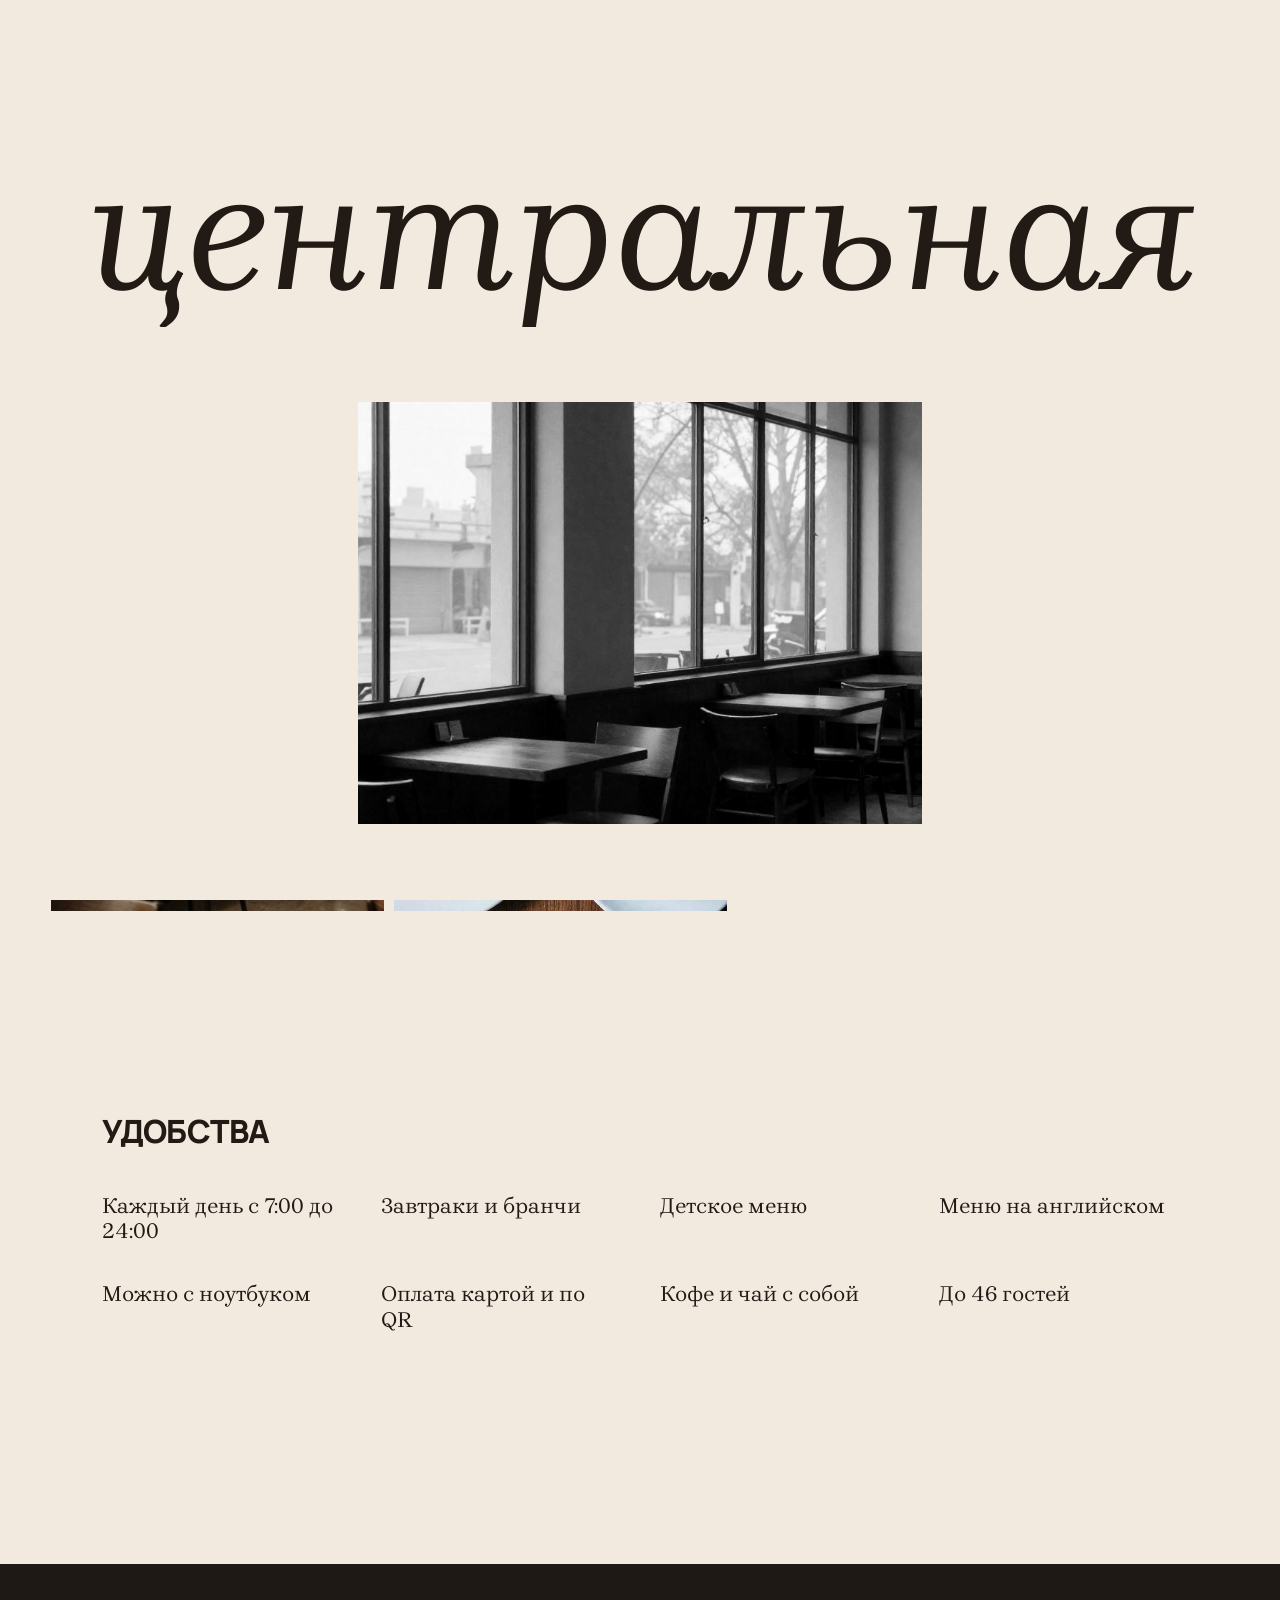
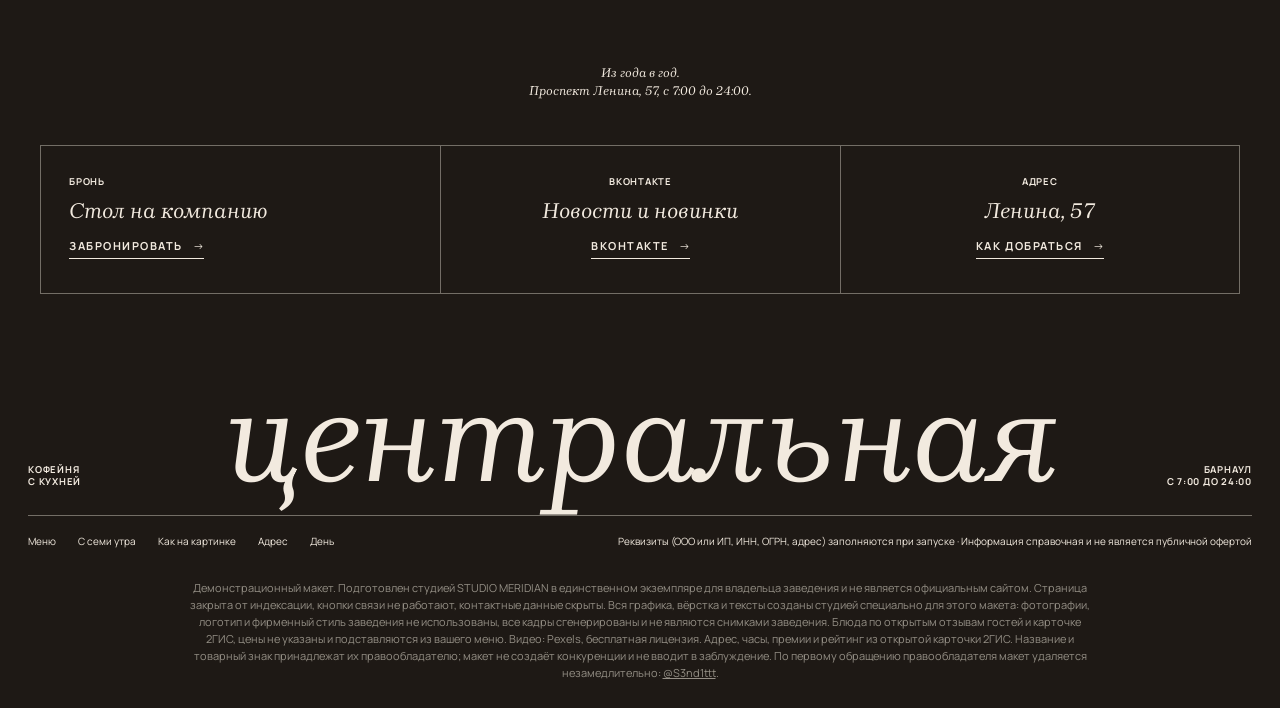
<file: gde/index.html>
<!DOCTYPE html>
<html lang="ru" data-v="2" data-base="../" class="nojs" data-tone="p" data-tz="7">
<head>
<meta charset="UTF-8">
<meta name="viewport" content="width=device-width, initial-scale=1, viewport-fit=cover">
<meta name="robots" content="noindex, nofollow">
<title>У площади Советов · Демо-макет сайта · STUDIO MERIDIAN</title>
<meta name="description" content="Центральная кофейня: проспект Ленина, 57, первый этаж. Каждый день с 7:00 до 24:00.">
<meta name="theme-color" content="#1E1915">
<meta property="og:type" content="website">
<meta property="og:title" content="Демо-макет сайта · STUDIO MERIDIAN">
<meta property="og:description" content="Центральная кофейня: проспект Ленина, 57, первый этаж. Каждый день с 7:00 до 24:00.">
<meta property="og:url" content="https://sasakolpakoh227-a11y.github.io/central/gde/">
<meta property="og:image" content="https://sasakolpakoh227-a11y.github.io/central/img/og.jpg?v=2">
<link rel="icon" href="data:image/svg+xml,%3Csvg xmlns='http://www.w3.org/2000/svg' viewBox='0 0 40 40'%3E%3Crect width='40' height='40' rx='9' fill='%231E1915'/%3E%3Crect x='6' y='12' width='28' height='16' rx='7' fill='none' stroke='%23F2EADF' stroke-width='2'/%3E%3Ccircle cx='20' cy='20' r='3' fill='%23E07A1F'/%3E%3C/svg%3E">
<link rel="preload" href="../fonts/manrope.woff2" as="font" type="font/woff2" crossorigin>
<link rel="preload" href="../fonts/brygada-italic.woff2" as="font" type="font/woff2" crossorigin>
<link rel="stylesheet" href="../skin.css?v=3e9a153c">
<link rel="stylesheet" href="../venue.css?v=34529441">
<noscript><style>.curtain{display:none}</style></noscript>
</head>
<body>
<p class="demo-strip">Демо-макет студии MERIDIAN · не является официальным сайтом заведения</p>
<div class="curtain" aria-hidden="true"><p class="wm"><span style="--i:0">ц</span><span style="--i:1">е</span><span style="--i:2">н</span><span style="--i:3">т</span><span style="--i:4">р</span><span style="--i:5">а</span><span style="--i:6">л</span><span style="--i:7">ь</span><span style="--i:8">н</span><span style="--i:9">а</span><span style="--i:10">я</span></p><div class="pic"><div class="pi"><img src="../img/c-hall.jpg?v=2" alt="" decoding="async" width="864" height="1152"></div></div></div>
<div class="veil" aria-hidden="true"></div>
<header class="top">
  <nav class="nav" aria-label="Разделы"><a href="../menu/">Меню</a><a href="../#sutki">С семи утра</a><a href="../#kartinka">Как на картинке</a><a href="../#adres">Адрес</a><a href="../den/">День</a></nav>
  <button class="burger" type="button" aria-expanded="false" aria-controls="menu">Меню</button>
  <a class="logo" href="../" aria-label="Центральная, на главную"><svg class="lamp" viewBox="0 0 40 40" aria-hidden="true"><rect x="4" y="10" width="32" height="20" rx="8" fill="none" stroke="currentColor" stroke-width="1.8"/><circle cx="20" cy="20" r="3.2" fill="currentColor"/></svg><span>центральная</span></a>
  <div class="right"><span class="now" data-now></span><button type="button" data-hint="Телефон скрыт в демо. В рабочей версии кнопка сразу набирает номер.">Позвонить</button></div>
</header>
<div class="menu" id="menu" hidden><nav aria-label="Меню"><a href="../menu/">Меню</a><a href="../#sutki">С семи утра</a><a href="../#kartinka">Как на картинке</a><a href="../#adres">Адрес</a><a href="../den/">День</a></nav></div>
<main class="spots-p" data-bg="p">

  <section class="mh"><p class="kick">Барнаул</p><h1 class="cap l rv"><span class="ln"><span>У площади</span></span><span class="ln"><span>Советов</span></span></h1></section>
  <article class="spot" id="lenina">
    <div class="sp2"><figure class="px"><img src="../img/c-hall.jpg?v=2" alt="Ленина, 57" loading="lazy" decoding="async" width="864" height="1152"></figure><figure class="px"><img src="../img/c-brunch.jpg?v=2" alt="" loading="lazy" decoding="async" width="1344" height="896"></figure></div>
    <div class="si">
      <p class="k">в минуте от площади Советов · Премия 2ГИС: лучшая кофейня 2026, премия 2019, 1 место 2018</p>
      <h2 class="cap m">Ленина, 57</h2>
      <p class="it">Проспект Ленина, 57, первый этаж, остановка «Площадь Советов» в минуте. Каждый день с 7:00 до 24:00.</p>
      <p class="k">Ежедневно с 7:00 до 24:00 · <span class="st" data-open="7" data-close="24" data-open-we="7" data-close-we="24"></span></p>
      <p class="k">4.9 в 2ГИС · 2191 оценка</p>
      <button class="btn" type="button" data-hint="В рабочей версии кнопка откроет маршрут в 2ГИС или Яндекс Картах.">Маршрут</button>
    </div>
  </article>
  <section class="gives feats"><h2 class="cap m">Удобства</h2><div class="gv"><div><b>Каждый день с 7:00 до 24:00</b></div><div><b>Завтраки и бранчи</b></div><div><b>Детское меню</b></div><div><b>Меню на английском</b></div><div><b>Можно с ноутбуком</b></div><div><b>Оплата картой и по QR</b></div><div><b>Кофе и чай с собой</b></div><div><b>До 46 гостей</b></div></div></section>
</main>
<footer class="foot" data-bg="g">
  <p class="quote">Из года в год.<br>Проспект Ленина, 57, с 7:00 до 24:00.</p>
  <div class="boxes"><div class="box"><p class="k">Бронь</p><p class="it">Стол на компанию</p><button class="btn" type="button" data-hint="В рабочей версии бронь или звонок администратору.">Забронировать</button></div><div class="box"><p class="k">ВКонтакте</p><p class="it">Новости и новинки</p><button class="btn" type="button" data-hint="В рабочей версии здесь ваша группа ВКонтакте.">ВКонтакте</button></div><div class="box"><p class="k">Адрес</p><p class="it">Ленина, 57</p><a class="btn" href="../gde/">Как добраться</a></div></div>
  <div class="sig"><p class="k">Кофейня<br>с кухней</p><p class="wm" aria-hidden="true">центральная</p><p class="k r">Барнаул<br>с 7:00 до 24:00</p></div>
  <div class="fine">
    <span><a href="../menu/">Меню</a><a href="../#sutki">С семи утра</a><a href="../#kartinka">Как на картинке</a><a href="../#adres">Адрес</a><a href="../den/">День</a></span>
    <span>Реквизиты (ООО или ИП, ИНН, ОГРН, адрес) заполняются при запуске · Информация справочная и не является публичной офертой</span>
  </div>
  <p class="note">Демонстрационный макет. Подготовлен студией STUDIO MERIDIAN в единственном экземпляре для владельца заведения и не является официальным сайтом. Страница закрыта от индексации, кнопки связи не работают, контактные данные скрыты. Вся графика, вёрстка и тексты созданы студией специально для этого макета: фотографии, логотип и фирменный стиль заведения не использованы, все кадры сгенерированы и не являются снимками заведения. Блюда по открытым отзывам гостей и карточке 2ГИС, цены не указаны и подставляются из вашего меню. Видео: Pexels, бесплатная лицензия. Адрес, часы, премии и рейтинг из открытой карточки 2ГИС. Название и товарный знак принадлежат их правообладателю; макет не создаёт конкуренции и не вводит в заблуждение. По первому обращению правообладателя макет удаляется незамедлительно: <a href="https://t.me/S3nd1ttt" target="_blank" rel="noopener">@S3nd1ttt</a>.</p>
</footer>
<div class="toast" role="status" aria-live="polite" hidden></div>
<a class="mer-badge" href="https://t.me/S3nd1ttt" target="_blank" rel="noopener">MERIDIAN · Демо</a>
<script src="../skin.js?v=94cd19e5"></script>
<script src="../venue.js?v=2d2f454d"></script>
</body>
</html>
</file>
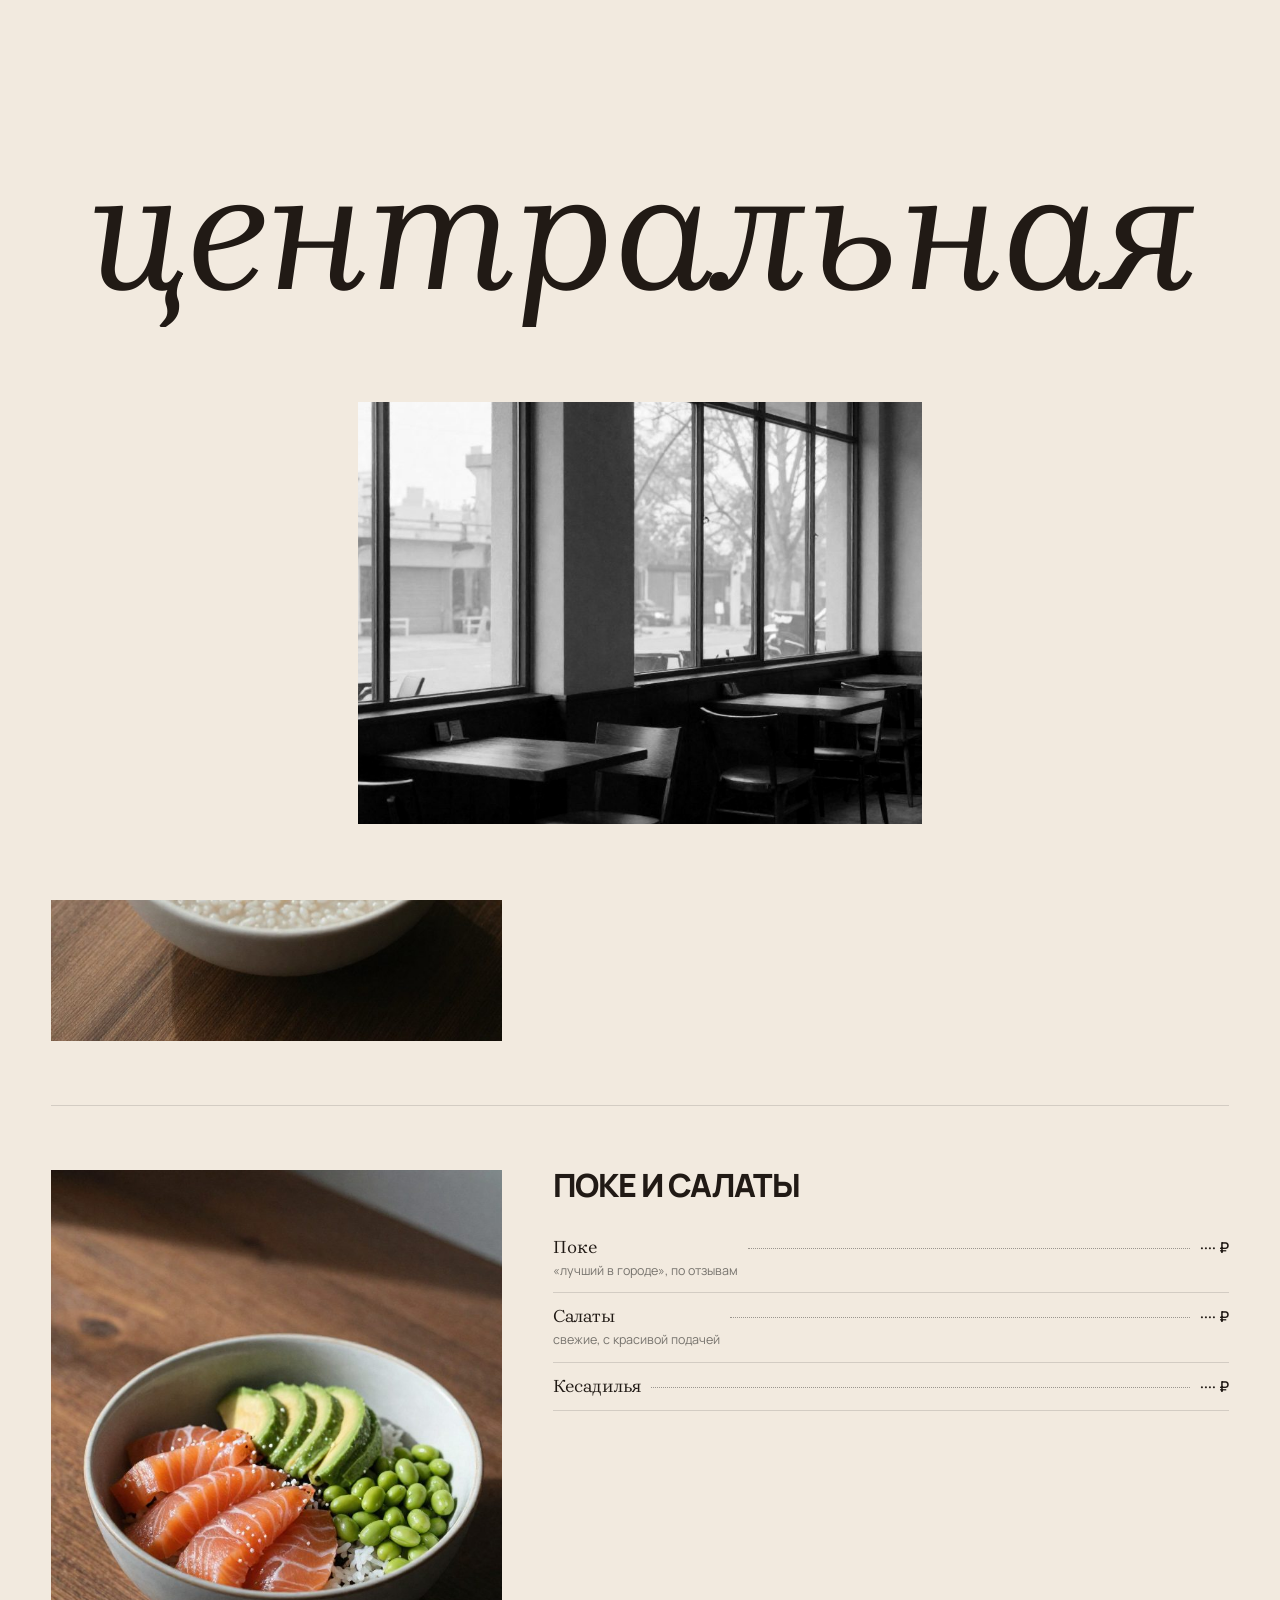
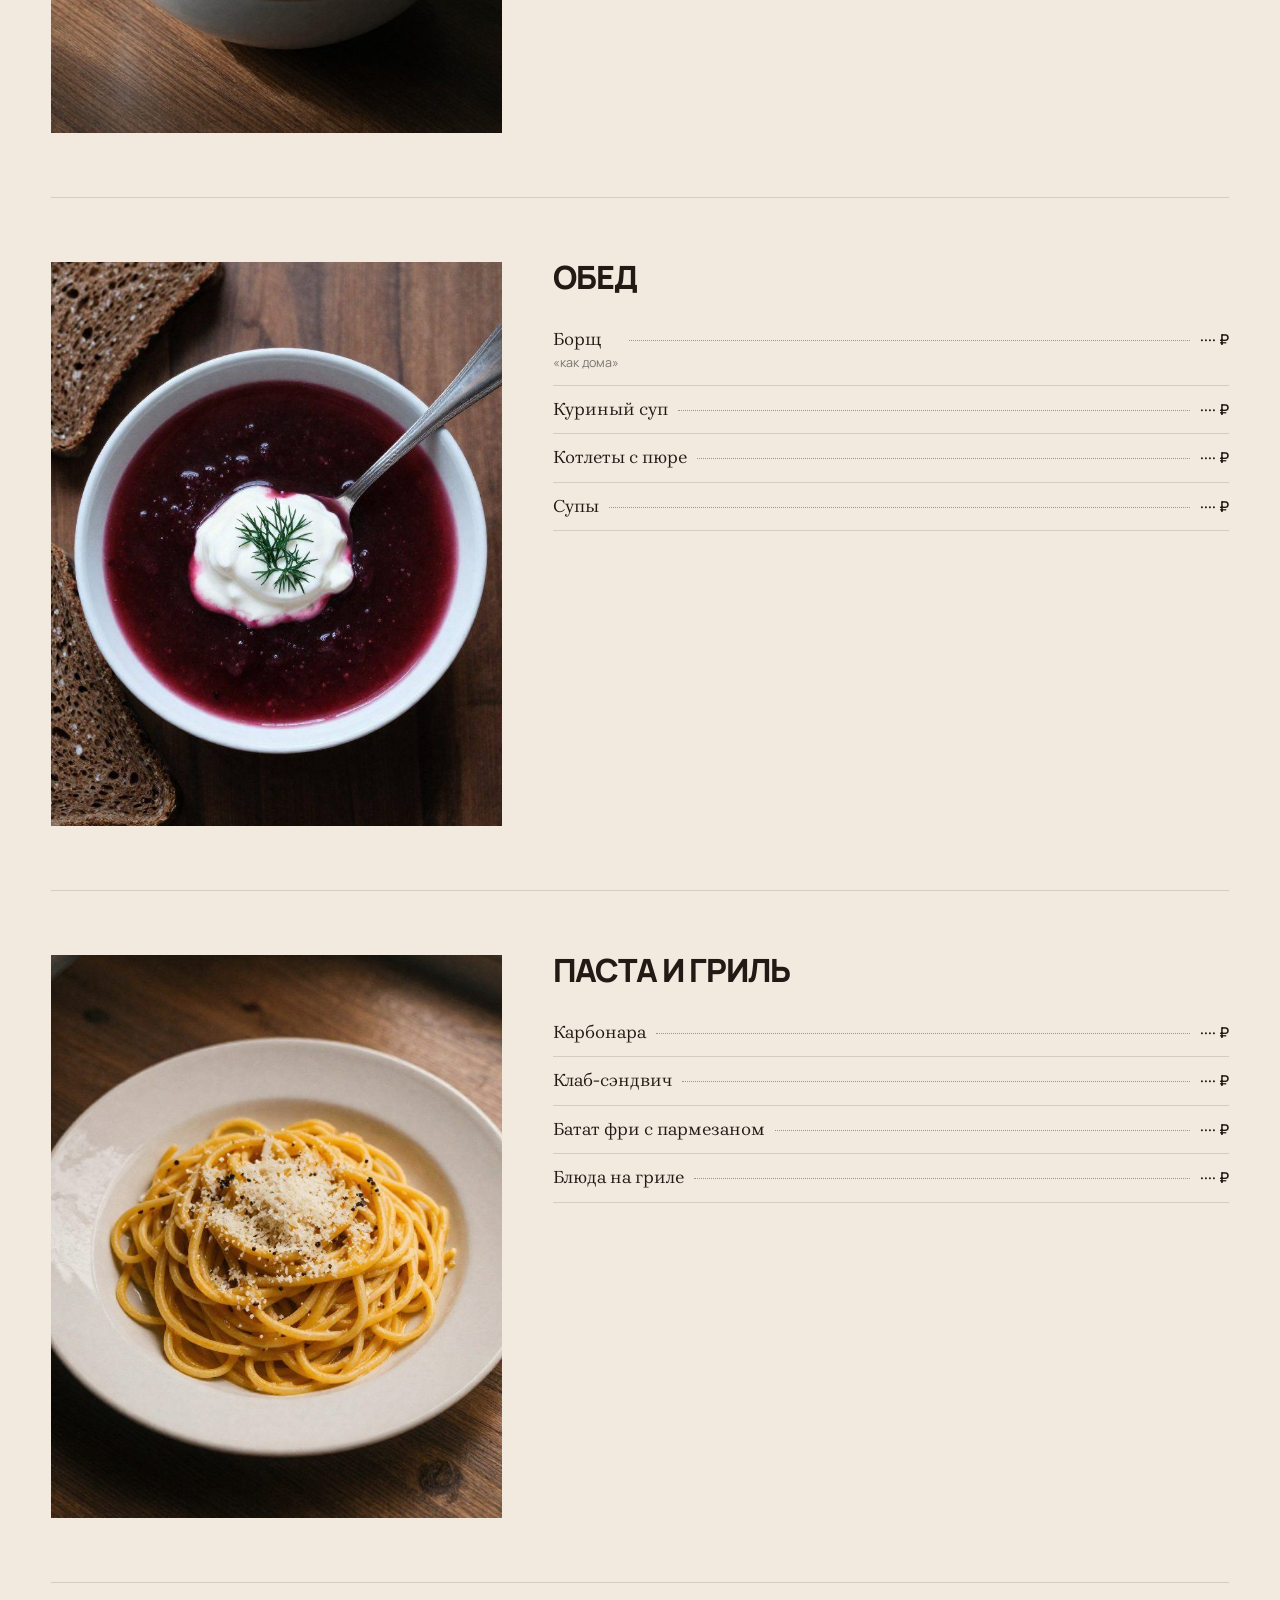
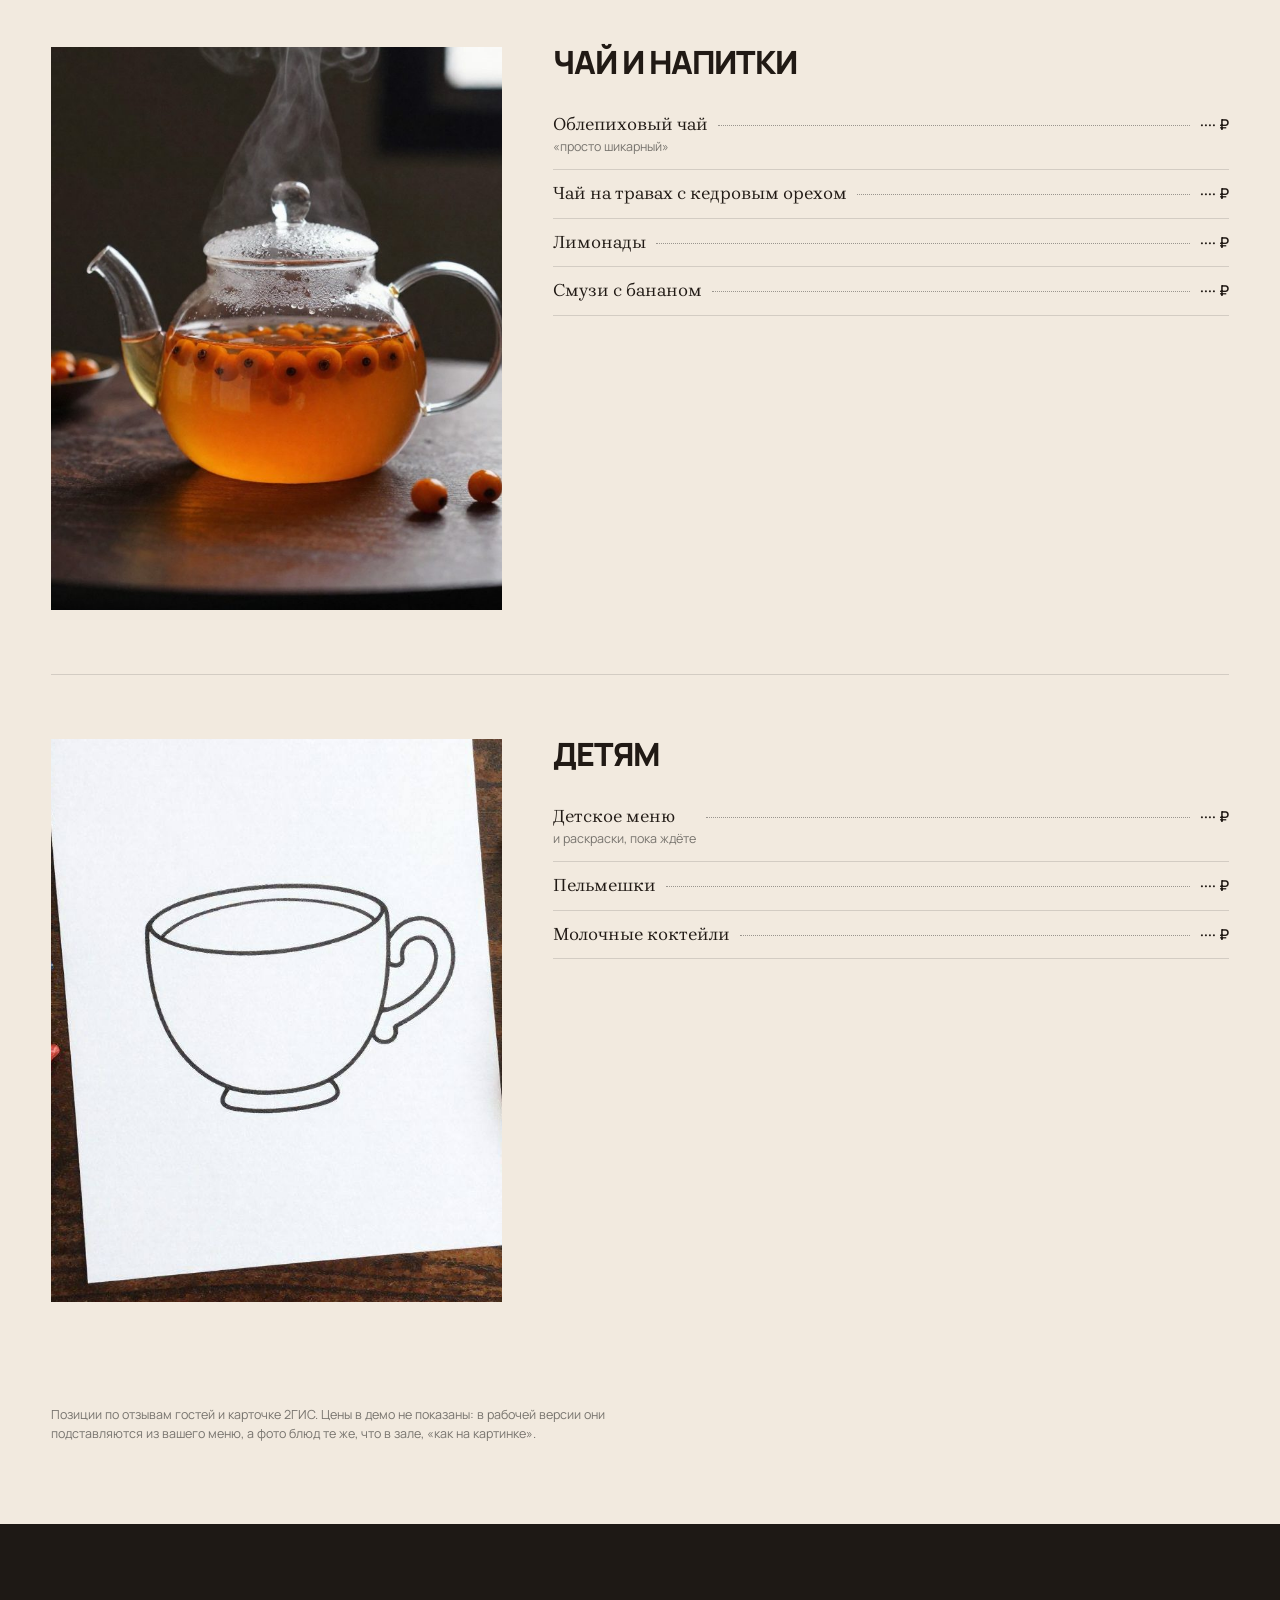
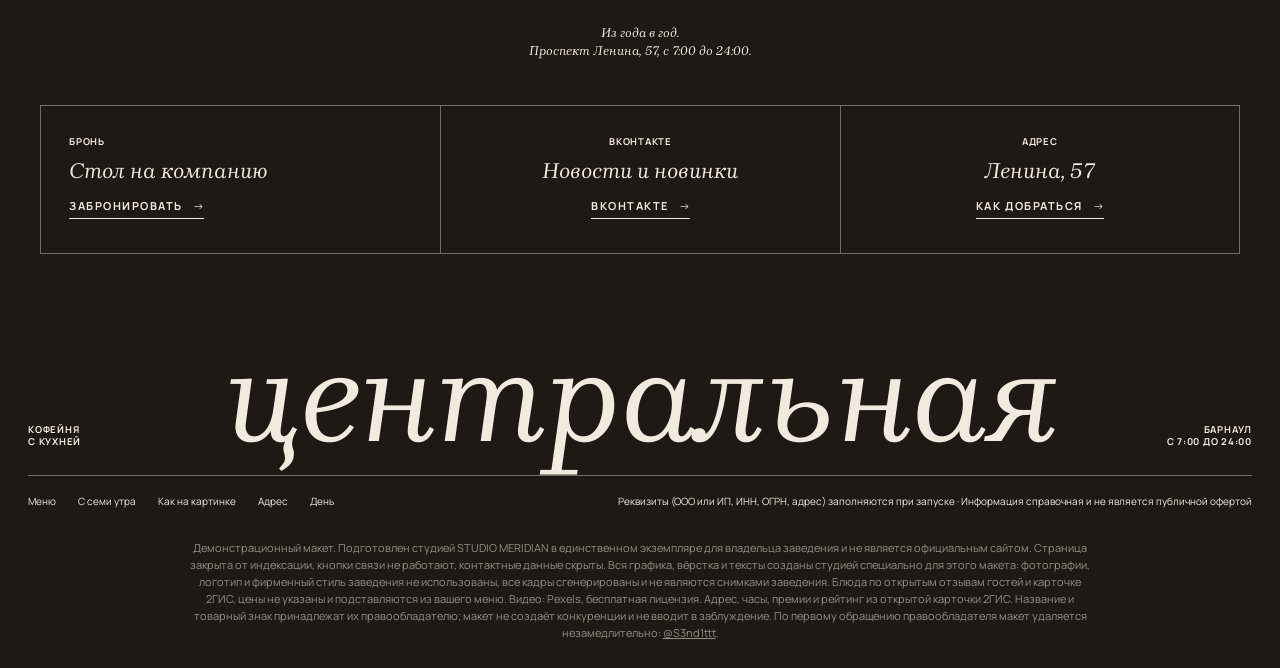
<file: menu/index.html>
<!DOCTYPE html>
<html lang="ru" data-v="2" data-base="../" class="nojs" data-tone="p" data-tz="7">
<head>
<meta charset="UTF-8">
<meta name="viewport" content="width=device-width, initial-scale=1, viewport-fit=cover">
<meta name="robots" content="noindex, nofollow">
<title>Меню · Демо-макет сайта · STUDIO MERIDIAN</title>
<meta name="description" content="Меню Центральной кофейни в Барнауле: завтраки с 7:00, поке, бранчи, борщ, паста, облепиховый чай, детское меню.">
<meta name="theme-color" content="#1E1915">
<meta property="og:type" content="website">
<meta property="og:title" content="Демо-макет сайта · STUDIO MERIDIAN">
<meta property="og:description" content="Меню Центральной кофейни в Барнауле: завтраки с 7:00, поке, бранчи, борщ, паста, облепиховый чай, детское меню.">
<meta property="og:url" content="https://sasakolpakoh227-a11y.github.io/central/menu/">
<meta property="og:image" content="https://sasakolpakoh227-a11y.github.io/central/img/og.jpg?v=2">
<link rel="icon" href="data:image/svg+xml,%3Csvg xmlns='http://www.w3.org/2000/svg' viewBox='0 0 40 40'%3E%3Crect width='40' height='40' rx='9' fill='%231E1915'/%3E%3Crect x='6' y='12' width='28' height='16' rx='7' fill='none' stroke='%23F2EADF' stroke-width='2'/%3E%3Ccircle cx='20' cy='20' r='3' fill='%23E07A1F'/%3E%3C/svg%3E">
<link rel="preload" href="../fonts/manrope.woff2" as="font" type="font/woff2" crossorigin>
<link rel="preload" href="../fonts/brygada-italic.woff2" as="font" type="font/woff2" crossorigin>
<link rel="stylesheet" href="../skin.css?v=3e9a153c">
<link rel="stylesheet" href="../venue.css?v=34529441">
<noscript><style>.curtain{display:none}</style></noscript>
</head>
<body>
<p class="demo-strip">Демо-макет студии MERIDIAN · не является официальным сайтом заведения</p>
<div class="curtain" aria-hidden="true"><p class="wm"><span style="--i:0">ц</span><span style="--i:1">е</span><span style="--i:2">н</span><span style="--i:3">т</span><span style="--i:4">р</span><span style="--i:5">а</span><span style="--i:6">л</span><span style="--i:7">ь</span><span style="--i:8">н</span><span style="--i:9">а</span><span style="--i:10">я</span></p><div class="pic"><div class="pi"><img src="../img/c-hall.jpg?v=2" alt="" decoding="async" width="864" height="1152"></div></div></div>
<div class="veil" aria-hidden="true"></div>
<header class="top">
  <nav class="nav" aria-label="Разделы"><a href="../menu/" aria-current="page">Меню</a><a href="../#sutki">С семи утра</a><a href="../#kartinka">Как на картинке</a><a href="../#adres">Адрес</a><a href="../den/">День</a></nav>
  <button class="burger" type="button" aria-expanded="false" aria-controls="menu">Меню</button>
  <a class="logo" href="../" aria-label="Центральная, на главную"><svg class="lamp" viewBox="0 0 40 40" aria-hidden="true"><rect x="4" y="10" width="32" height="20" rx="8" fill="none" stroke="currentColor" stroke-width="1.8"/><circle cx="20" cy="20" r="3.2" fill="currentColor"/></svg><span>центральная</span></a>
  <div class="right"><span class="now" data-now></span><button type="button" data-hint="Телефон скрыт в демо. В рабочей версии кнопка сразу набирает номер.">Позвонить</button></div>
</header>
<div class="menu" id="menu" hidden><nav aria-label="Меню"><a href="../menu/" aria-current="page">Меню</a><a href="../#sutki">С семи утра</a><a href="../#kartinka">Как на картинке</a><a href="../#adres">Адрес</a><a href="../den/">День</a></nav></div>
<main class="menu-p" data-bg="p">

  <section class="mh"><p class="kick">Кофейня с кухней</p><h1 class="cap l rv"><span class="ln"><span>Меню</span></span></h1><nav class="mtabs" aria-label="Разделы меню"><a href="#utro">Утро</a><a href="#poke">Поке и салаты</a><a href="#obed">Обед</a><a href="#pasta">Паста и гриль</a><a href="#chai">Чай и напитки</a><a href="#deti">Детям</a></nav></section>
  <section class="mcat" id="utro"><figure class="px"><img src="../img/c-porridge.jpg?v=2" alt="Утро" loading="lazy" decoding="async" width="896" height="1120"></figure><div><h2 class="cap m">Утро</h2><ul class="mlist"><li><span><b>Рисовая каша с орешками</b><small>«огонь», пишут гости</small></span><i></i><em>···· ₽</em></li><li><span><b>Даниш вишня-шоколад</b></span><i></i><em>···· ₽</em></li><li><span><b>Бранчи</b><small>большие порции</small></span><i></i><em>···· ₽</em></li><li><span><b>Капучино</b></span><i></i><em>···· ₽</em></li></ul></div></section>
  <section class="mcat" id="poke"><figure class="px"><img src="../img/c-poke.jpg?v=2" alt="Поке и салаты" loading="lazy" decoding="async" width="896" height="1120"></figure><div><h2 class="cap m">Поке и салаты</h2><ul class="mlist"><li><span><b>Поке</b><small>«лучший в городе», по отзывам</small></span><i></i><em>···· ₽</em></li><li><span><b>Салаты</b><small>свежие, с красивой подачей</small></span><i></i><em>···· ₽</em></li><li><span><b>Кесадилья</b></span><i></i><em>···· ₽</em></li></ul></div></section>
  <section class="mcat" id="obed"><figure class="px"><img src="../img/c-borscht.jpg?v=2" alt="Обед" loading="lazy" decoding="async" width="896" height="1120"></figure><div><h2 class="cap m">Обед</h2><ul class="mlist"><li><span><b>Борщ</b><small>«как дома»</small></span><i></i><em>···· ₽</em></li><li><span><b>Куриный суп</b></span><i></i><em>···· ₽</em></li><li><span><b>Котлеты с пюре</b></span><i></i><em>···· ₽</em></li><li><span><b>Супы</b></span><i></i><em>···· ₽</em></li></ul></div></section>
  <section class="mcat" id="pasta"><figure class="px"><img src="../img/c-carbonara.jpg?v=2" alt="Паста и гриль" loading="lazy" decoding="async" width="896" height="1120"></figure><div><h2 class="cap m">Паста и гриль</h2><ul class="mlist"><li><span><b>Карбонара</b></span><i></i><em>···· ₽</em></li><li><span><b>Клаб-сэндвич</b></span><i></i><em>···· ₽</em></li><li><span><b>Батат фри с пармезаном</b></span><i></i><em>···· ₽</em></li><li><span><b>Блюда на гриле</b></span><i></i><em>···· ₽</em></li></ul></div></section>
  <section class="mcat" id="chai"><figure class="px"><img src="../img/c-buckthorn.jpg?v=2" alt="Чай и напитки" loading="lazy" decoding="async" width="864" height="1152"></figure><div><h2 class="cap m">Чай и напитки</h2><ul class="mlist"><li><span><b>Облепиховый чай</b><small>«просто шикарный»</small></span><i></i><em>···· ₽</em></li><li><span><b>Чай на травах с кедровым орехом</b></span><i></i><em>···· ₽</em></li><li><span><b>Лимонады</b></span><i></i><em>···· ₽</em></li><li><span><b>Смузи с бананом</b></span><i></i><em>···· ₽</em></li></ul></div></section>
  <section class="mcat" id="deti"><figure class="px"><img src="../img/c-kids.jpg?v=2" alt="Детям" loading="lazy" decoding="async" width="1024" height="1024"></figure><div><h2 class="cap m">Детям</h2><ul class="mlist"><li><span><b>Детское меню</b><small>и раскраски, пока ждёте</small></span><i></i><em>···· ₽</em></li><li><span><b>Пельмешки</b></span><i></i><em>···· ₽</em></li><li><span><b>Молочные коктейли</b></span><i></i><em>···· ₽</em></li></ul></div></section>
  <p class="mnote">Позиции по отзывам гостей и карточке 2ГИС. Цены в демо не показаны: в рабочей версии они подставляются из вашего меню, а фото блюд те же, что в зале, «как на картинке».</p>
</main>
<footer class="foot" data-bg="g">
  <p class="quote">Из года в год.<br>Проспект Ленина, 57, с 7:00 до 24:00.</p>
  <div class="boxes"><div class="box"><p class="k">Бронь</p><p class="it">Стол на компанию</p><button class="btn" type="button" data-hint="В рабочей версии бронь или звонок администратору.">Забронировать</button></div><div class="box"><p class="k">ВКонтакте</p><p class="it">Новости и новинки</p><button class="btn" type="button" data-hint="В рабочей версии здесь ваша группа ВКонтакте.">ВКонтакте</button></div><div class="box"><p class="k">Адрес</p><p class="it">Ленина, 57</p><a class="btn" href="../gde/">Как добраться</a></div></div>
  <div class="sig"><p class="k">Кофейня<br>с кухней</p><p class="wm" aria-hidden="true">центральная</p><p class="k r">Барнаул<br>с 7:00 до 24:00</p></div>
  <div class="fine">
    <span><a href="../menu/">Меню</a><a href="../#sutki">С семи утра</a><a href="../#kartinka">Как на картинке</a><a href="../#adres">Адрес</a><a href="../den/">День</a></span>
    <span>Реквизиты (ООО или ИП, ИНН, ОГРН, адрес) заполняются при запуске · Информация справочная и не является публичной офертой</span>
  </div>
  <p class="note">Демонстрационный макет. Подготовлен студией STUDIO MERIDIAN в единственном экземпляре для владельца заведения и не является официальным сайтом. Страница закрыта от индексации, кнопки связи не работают, контактные данные скрыты. Вся графика, вёрстка и тексты созданы студией специально для этого макета: фотографии, логотип и фирменный стиль заведения не использованы, все кадры сгенерированы и не являются снимками заведения. Блюда по открытым отзывам гостей и карточке 2ГИС, цены не указаны и подставляются из вашего меню. Видео: Pexels, бесплатная лицензия. Адрес, часы, премии и рейтинг из открытой карточки 2ГИС. Название и товарный знак принадлежат их правообладателю; макет не создаёт конкуренции и не вводит в заблуждение. По первому обращению правообладателя макет удаляется незамедлительно: <a href="https://t.me/S3nd1ttt" target="_blank" rel="noopener">@S3nd1ttt</a>.</p>
</footer>
<div class="toast" role="status" aria-live="polite" hidden></div>
<a class="mer-badge" href="https://t.me/S3nd1ttt" target="_blank" rel="noopener">MERIDIAN · Демо</a>
<script src="../skin.js?v=94cd19e5"></script>
<script src="../venue.js?v=2d2f454d"></script>
</body>
</html>
</file>
<file: skin.css>
/* DEMOKIT, кожа MAISON: каркас MAISON CAFÉ (шрифты Manrope и Brygada 1918, SIL OFL) для демо реальным заведениям.
   Палитра и шрифты в переменных :root, заведение переопределяет их в своём venue.css. Фон меняется по разделам data-bg. */
@font-face{font-family:'MSans';src:url(fonts/manrope.woff2) format('woff2');font-weight:400 800;font-display:swap}
@font-face{font-family:'MSerif';src:url(fonts/brygada.woff2) format('woff2');font-weight:400 700;font-style:normal;font-display:swap}
@font-face{font-family:'MSerif';src:url(fonts/brygada-italic.woff2) format('woff2');font-weight:400 700;font-style:italic;font-display:swap}

:root{
  --gr:#1E1E1C;--gr2:#282826;--pa:#F1EEE7;--li:#E2DBCC;--kr:#D3BE98;--ink:#171716;--cream:#E9E3D6;--brass:#D9B26F;--acc:var(--brass);--disp:var(--sans);
  --sans:'MSans',system-ui,sans-serif;--serif:'MSerif',Georgia,serif;
  --ease:cubic-bezier(.2,.8,.2,1);--eio:cubic-bezier(.77,0,.175,1);--eo:cubic-bezier(.25,.46,.45,.94);--hd:64px;
}
html{--bg:var(--gr);--fg:var(--cream);--mut:rgba(233,227,214,.58);--line:rgba(233,227,214,.16);--line2:rgba(233,227,214,.42);--tile:#4A5A4F}
html[data-tone=p]{--bg:var(--pa);--fg:var(--ink);--mut:rgba(23,23,22,.56);--line:rgba(23,23,22,.14);--line2:rgba(23,23,22,.4);--tile:#8E8982}
html[data-tone=l]{--bg:var(--li);--fg:var(--ink);--mut:rgba(23,23,22,.56);--line:rgba(23,23,22,.15);--line2:rgba(23,23,22,.4);--tile:#8E8982}
html[data-tone=k]{--bg:var(--kr);--fg:var(--ink);--mut:rgba(23,23,22,.6);--line:rgba(23,23,22,.18);--line2:rgba(23,23,22,.45);--tile:#8E8475}
html.en .ru,html:not(.en) .en{display:none}
*,*::before,*::after{box-sizing:border-box}
html,body{overflow-x:clip}
body{margin:0;background:var(--bg);color:var(--fg);font:400 15px/1.5 var(--sans);-webkit-font-smoothing:antialiased;transition:background-color .8s var(--ease),color .8s var(--ease)}
img,video{display:block;max-width:100%;height:auto}
a{color:inherit;text-decoration:none}
button,input{font:inherit;color:inherit}
button{background:none;border:0;padding:0;cursor:pointer}
figure{margin:0}
p{margin:0}
h1{margin:0;font:inherit}
.vh{position:absolute;width:1px;height:1px;overflow:hidden;clip:rect(0 0 0 0);white-space:nowrap}
:focus-visible{outline:1px solid currentColor;outline-offset:3px}

/* ── шрифтовые роли ── */
.cap{font:800 18px/.88 var(--disp);text-transform:uppercase;letter-spacing:-.035em;margin:0}
.cap.xl{font-size:clamp(56px,8.6vw,136px)}
.cap.l{font-size:clamp(40px,5.2vw,82px)}
.cap.m{font-size:clamp(24px,2.5vw,38px);line-height:.94;letter-spacing:-.03em}
.cap.s{font-size:15px;line-height:1.05;letter-spacing:-.01em}
.cap.s2{font-size:clamp(22px,2vw,28px);line-height:.95;letter-spacing:-.02em}
.kick{font:400 20px/1.2 var(--serif);margin-bottom:14px;letter-spacing:-.01em}
.lead{font-size:14px;line-height:1.5;margin-top:28px}
.k{font:700 9.5px/1.35 var(--sans);text-transform:uppercase;letter-spacing:.08em}
.btn{display:inline-block;border:1px solid var(--line2);padding:11px 28px;font:600 9.5px/1 var(--sans);text-transform:uppercase;letter-spacing:.12em;transition:background .3s,color .3s,border-color .3s}
.btn:hover{background:var(--fg);color:var(--bg);border-color:var(--fg)}

/* ── проявление заголовков по строкам (маска) и мягкое появление ── */
.ln{display:block;overflow:hidden;padding-bottom:.13em;margin-bottom:-.13em}
.ln>span{display:block;transform:translateY(108%);transition:transform 1.1s var(--ease)}
.ln:nth-child(2)>span{transition-delay:.09s}.ln:nth-child(3)>span{transition-delay:.18s}
.rv.in .ln>span{transform:none}
.rv-f{opacity:0;transform:translateY(16px);transition:opacity 1s var(--ease) .25s,transform 1s var(--ease) .25s}
.rv-f.in{opacity:1;transform:none}
html.nojs .ln>span,html.nojs .rv-f{transform:none;opacity:1}

/* ── шторка-загрузчик: знак, снизу поднимается кадр, потом шторка уходит вверх ── */
.curtain{position:fixed;inset:0;z-index:200;background:var(--pa);color:var(--ink);display:flex;flex-direction:column;align-items:center;justify-content:center;overflow:hidden;transition:transform 1.1s var(--eio)}
.curtain .wm{font:500 clamp(84px,14vw,230px)/.86 var(--serif);letter-spacing:-.045em;position:relative;z-index:2;overflow:hidden;padding:0 .04em .12em;white-space:nowrap}
.curtain .wm span{display:inline-block;transform:translateY(110%);transition:transform 1.25s var(--eio) calc(var(--i) * 45ms)}
.curtain .pic{width:min(44vw,620px);aspect-ratio:4/3;overflow:hidden;margin-top:-.1em;transform:translateY(80vh);transition:transform 1.6s var(--eio) .2s}
.curtain .pi{width:100%;height:100%;transform:translateY(-10%) scale(1.1);transition:transform 1.6s var(--eio) .2s}
.curtain .pic img{width:100%;height:100%;object-fit:cover;filter:grayscale(1) contrast(1.05)}
html.c1 .curtain .wm span{transform:none}
html.c1 .curtain .pic{transform:translateY(18%)}
html.c1 .curtain .pi{transform:translateY(0) scale(1.1)}
html.c2 .curtain{transform:translateY(-100%)}
html.c2 .curtain .pi{transform:translateY(40%) scale(1.2)}
html.quick .curtain{background:var(--gr);color:var(--cream);transition-duration:.8s}
html.quick .curtain .pic{display:none}
html.quick .curtain .wm span{transition-duration:.7s;transition-delay:calc(var(--i) * 18ms)}
html.c3 .curtain{display:none}
/* шторка между страницами: графит опускается сверху, новая страница открывается из-под неё */
.veil{position:fixed;inset:0;z-index:190;background:var(--gr);transform:translateY(-100%);transition:transform .75s var(--eio);pointer-events:none}
html.leaving .veil{transform:none}

/* ── шапка ── */
.top{position:sticky;top:0;z-index:50;height:var(--hd);display:grid;grid-template-columns:1fr auto 1fr;align-items:center;padding:0 28px;background:var(--bg);border-bottom:1px solid var(--line);transition:background-color .8s var(--ease),transform .5s cubic-bezier(.455,.03,.515,.955)}
html.hd-up .top{transform:translateY(-101%)}
.nav{display:flex;gap:22px;font-size:11.5px}
.nav a{position:relative;padding:4px 0}
.nav a::after{content:'';position:absolute;left:50%;bottom:-3px;height:1px;width:0;background:currentColor;transform:translateX(-50%);transition:width .5s cubic-bezier(.455,.03,.515,.955)}
.nav a:hover::after{width:100%}
.nav a[aria-current]::after{width:14px}
.nav a[aria-current]:hover::after{width:100%}
.logo{font:500 33px/1 var(--serif);letter-spacing:-.035em;white-space:nowrap}
.right{display:flex;justify-content:flex-end;align-items:center;gap:18px;font-size:11.5px;white-space:nowrap}
.langs{display:flex;gap:9px}
.langs button{color:var(--mut)}
.langs button[aria-pressed=true]{color:var(--fg)}
.burger{display:none;font-size:11.5px;justify-self:start}
.menu{position:fixed;inset:var(--hd) 0 0;z-index:49;background:var(--bg);padding:30px 24px}
.menu nav{display:flex;flex-direction:column;gap:6px}
.menu a{font:800 34px/1.05 var(--sans);text-transform:uppercase;letter-spacing:-.03em}

/* ── первый экран ── */
.hero{min-height:calc(100svh - var(--hd));display:flex;flex-direction:column;align-items:center;justify-content:center;text-align:center;padding:60px 24px 90px}
.hero .lead{max-width:520px}
.hero .btn{margin-top:30px}
.hbtns{display:flex;flex-wrap:wrap;justify-content:center;gap:10px}.hbtns .btn{margin:30px 0 0 !important}

/* ── пара видео: растёт по прокрутке ── */
.duo{height:190vh;--k:0}
.duo .stick{position:sticky;top:var(--hd);height:calc(100svh - var(--hd));display:grid;place-items:center}
.duo .pair{display:grid;grid-template-columns:1fr 1fr;width:calc(54vw + 36vw * var(--k));max-width:calc((100svh - var(--hd) - 60px) * 1.7)}
.duo figure{aspect-ratio:5/6;overflow:hidden;background:var(--gr2)}
.duo img,.duo video{width:100%;height:100%;object-fit:cover}

/* ── линейки и сетка пачек ── */
.ranges{padding:130px 24px 120px;text-align:center}
.grid{display:grid;grid-template-columns:repeat(3,1fr);gap:22px;max-width:1260px;margin:56px auto 50px;text-align:left}
.card{display:block}
.card .ph{position:relative;display:block;aspect-ratio:4/5;overflow:hidden;background:var(--tile)}
.card .ph img{position:absolute;inset:0;width:100%;height:100%;object-fit:cover;transition:opacity .6s var(--ease),transform 1.2s var(--ease)}
.card .ph .alt{opacity:0}
.card:hover .ph .alt{opacity:1}
.card:hover .ph img{transform:scale(1.025)}
.card .meta{display:grid;grid-template-columns:1fr auto;gap:2px 12px;padding:14px 0 6px}
.card .meta b{font:800 12.5px/1.2 var(--sans);text-transform:uppercase;letter-spacing:-.01em}
.card .meta .pr{position:relative;font-size:10.5px;padding-bottom:2px;align-self:start}
.card .meta .pr::after{content:'';position:absolute;left:0;right:0;bottom:0;height:1px;background:currentColor;transform:scaleX(0);transform-origin:left;transition:transform .5s cubic-bezier(.455,.03,.515,.955)}
.card:hover .meta .pr::after{transform:scaleX(1)}
.card .meta small{grid-column:1/-1;font-size:11px;color:var(--mut)}
.card[hidden]{display:none}
.tabs{display:flex;flex-wrap:wrap;justify-content:center;gap:8px;margin-top:36px}
.tabs button{border:1px solid var(--line);padding:9px 16px;font:600 9.5px/1 var(--sans);text-transform:uppercase;letter-spacing:.1em}
.tabs button[aria-pressed=true]{background:var(--fg);color:var(--bg);border-color:var(--fg)}
.shop .grid{margin-top:40px}
.banner{padding:140px 24px;text-align:center}
.banner .lead{max-width:460px;margin:26px auto 0}

/* ── парящий коллаж ── */
.collage{position:relative;padding:40px 0 120px}
.fl{position:relative;height:150vh;max-width:1400px;margin:0 auto}
.fl figure{position:absolute;overflow:hidden;background:var(--gr2);will-change:transform}
.fl img{width:100%;height:100%;object-fit:cover}
.fl .c0{left:50%;top:6vh;width:min(36vw,520px);aspect-ratio:3/4;margin-left:calc(min(36vw,520px) / -2);z-index:1}
.fl .c1{left:12%;top:26vh;width:11vw;aspect-ratio:4/5;z-index:2}
.fl .c2{right:13%;top:12vh;width:10vw;aspect-ratio:3/4}
.fl .c3{left:23%;top:96vh;width:10vw;aspect-ratio:1;z-index:2}
.fl .c4{right:22%;top:104vh;width:11vw;aspect-ratio:1;z-index:2}
.fl .c5{left:6%;top:70vh;width:9vw;aspect-ratio:1}
.collage .say{text-align:center;padding:0 24px;margin-top:-8vh;position:relative;z-index:3}
.collage .say .btn{margin-top:30px}

/* ── обжарка во всю ширину ── */
.roast .wide{height:100svh;overflow:hidden;background:var(--gr2)}
.roast .wide img,.roast .wide video{width:100%;height:100%;object-fit:cover;transform:scale(var(--z,1.12));will-change:transform}

/* ── кофейни на главной ── */
.stores{padding:120px 24px 110px;text-align:center}
.rows{max-width:1400px;margin:44px auto 40px;border-top:1px solid var(--line);text-align:left}
.ex{border-bottom:1px solid var(--line);transition:background .4s}
.ex.open{background:rgba(255,255,255,.05)}
.row{display:grid;grid-template-columns:auto 1fr auto;align-items:baseline;gap:16px;width:100%;text-align:left;padding:22px 18px 18px;transition:padding .5s var(--ease)}
.row b{font:800 clamp(24px,3.6vw,54px)/.95 var(--sans);letter-spacing:-.035em;text-transform:uppercase}
.row .ad{font:400 clamp(13px,1.5vw,22px)/1.2 var(--serif);color:var(--mut)}
.row .more{display:flex;align-items:center;gap:10px;font:600 9px/1 var(--sans);text-transform:uppercase;letter-spacing:.1em;opacity:.55;transition:opacity .3s}
.row .more svg{width:22px;height:22px;border-radius:50%;transition:transform .5s var(--ease),background .5s,color .5s}
.row:hover{padding-left:28px}
.row:hover .more,.ex.open .more{opacity:1}
.row:hover .more svg{background:var(--fg);color:var(--bg)}
.ex.open .more svg{transform:rotate(45deg)}
.exb{display:grid;grid-template-rows:0fr;transition:grid-template-rows .9s cubic-bezier(.645,.045,.355,1)}
.ex.open .exb{grid-template-rows:1fr}
.exi{overflow:hidden}
.drag{display:flex;gap:16px;overflow-x:auto;scrollbar-width:none;padding:6px 18px 40px;cursor:grab;user-select:none;-webkit-user-select:none}
.drag::-webkit-scrollbar{display:none}
.drag.grabbing{cursor:grabbing}
.drag figure{flex:0 0 min(22vw,300px);aspect-ratio:2/3;overflow:hidden;background:var(--gr2)}
.drag img{width:100%;height:100%;object-fit:cover;pointer-events:none}
.drag .info{flex:0 0 260px;display:flex;flex-direction:column;justify-content:flex-end;gap:14px;padding:0 10px}
.drag .info .it{font:italic 400 22px/1.2 var(--serif)}
.drag .info .k{color:var(--mut)}
.drag .info .btn{align-self:flex-start}

/* ── плейлист: курсивная бегущая строка, обложка у курсора ── */
.playlist{padding:110px 0 120px;text-align:center;position:relative}
.mqs{margin:40px 0 44px}
.mq{overflow:hidden;white-space:nowrap}
.mqi{display:inline-block;font:italic 400 max(36px,5.4vw)/1.2 var(--serif);letter-spacing:-.02em;animation:mq 90s linear infinite}
.mq.rev .mqi{animation-direction:reverse;animation-duration:110s}
.mqs:hover .mqi{animation-play-state:paused}
.tr{padding:0 .12em;transition:color .3s}
.mqs:hover .tr{color:var(--mut)}
.mqs .tr:hover{color:var(--fg)}
@keyframes mq{to{transform:translateX(-50%)}}
.cover{position:fixed;left:0;top:0;width:200px;aspect-ratio:1;pointer-events:none;z-index:40;opacity:0;transform:translate(-50%,-50%) scale(.85);transition:opacity .25s,transform .35s var(--ease)}
.cover.on{opacity:1;transform:translate(-50%,-50%) scale(1)}
.cover img{width:100%;height:100%;object-fit:cover;box-shadow:0 18px 40px rgba(0,0,0,.35)}
.pl-note{margin-top:14px;font-size:12px;color:var(--mut)}

/* ── подвал ── */
.foot{background:var(--gr);color:var(--cream);--mut:rgba(233,227,214,.58);--line:rgba(233,227,214,.16);--line2:rgba(233,227,214,.42);padding:100px 28px 26px}
.foot .quote{text-align:center;font-size:13px;line-height:1.45}
.boxes{display:grid;grid-template-columns:repeat(3,1fr);max-width:1200px;margin:44px auto 90px;border:1px solid var(--line2)}
.box{padding:30px 28px 34px;display:flex;flex-direction:column;align-items:center;text-align:center;gap:10px}
.box+.box{border-left:1px solid var(--line2)}
.box:first-child{align-items:flex-start;text-align:left}
.box .it{font:italic 400 22px/1.15 var(--serif);margin-bottom:6px}
.mail{display:flex;width:min(260px,100%);border-bottom:1px solid var(--line2)}
.mail input{flex:1;min-width:0;background:none;border:0;padding:8px 0;font-size:12px;outline:0}
.mail input::placeholder{color:var(--mut)}
.mail button{padding:0 4px}
.said{font-size:11px;color:var(--mut)}
.foot .btn:hover{background:var(--cream);color:var(--gr);border-color:var(--cream)}
.sig{display:grid;grid-template-columns:1fr auto 1fr;align-items:end;max-width:1400px;margin:0 auto;padding-bottom:26px;border-bottom:1px solid var(--line2)}
.sig .wm{font:500 clamp(70px,10.5vw,168px)/.78 var(--serif);letter-spacing:-.05em;white-space:nowrap}
.sig .r{text-align:right}
.fine{display:flex;justify-content:space-between;gap:20px;flex-wrap:wrap;max-width:1400px;margin:18px auto 0;font-size:10px}
.fine span:first-child{display:flex;gap:22px}
.fine a:hover{text-decoration:underline}
.foot .note{max-width:1400px;margin:22px auto 0;font-size:10.5px;line-height:1.5;color:var(--mut)}
.foot .note a{text-decoration:underline}

/* ── корзина ── */
.cart{position:fixed;inset:0;z-index:120;background:rgba(10,10,9,.42);opacity:0;visibility:hidden;transition:opacity .4s,visibility .4s}
.cart.open{opacity:1;visibility:visible}
.cart .panel{position:absolute;top:0;right:0;bottom:0;width:min(440px,100%);background:var(--pa);color:var(--ink);display:flex;flex-direction:column;transform:translateX(100%);transition:transform .6s var(--ease)}
.cart.open .panel{transform:none}
.cart .hd{display:flex;justify-content:space-between;align-items:center;padding:0 24px;height:var(--hd);border-bottom:1px solid rgba(23,23,22,.14)}
.cart .x{font-size:11.5px}
.cart .body{flex:1;overflow:auto;padding:22px 24px}
.cart ul{list-style:none;margin:0;padding:0}
.cart li{display:grid;grid-template-columns:72px 1fr auto;gap:14px;align-items:center;padding:12px 0;border-bottom:1px solid rgba(23,23,22,.12)}
.cart li img{width:72px;aspect-ratio:4/5;object-fit:cover;background:#8E8982}
.cart li b{display:block;font:800 12px/1.2 var(--sans);text-transform:uppercase}
.cart li small{display:block;font-size:11px;color:rgba(23,23,22,.6);margin-top:3px}
.cart .q{display:flex;align-items:center;gap:10px;font-size:12px}
.cart .q button{width:22px;height:22px;border:1px solid rgba(23,23,22,.3)}
.cart .sum{display:flex;justify-content:space-between;margin:20px 0;font:800 13px/1 var(--sans);text-transform:uppercase}
.cart .go{display:block;text-align:center;background:var(--ink);color:var(--pa);padding:15px;font:600 10px/1 var(--sans);text-transform:uppercase;letter-spacing:.12em}
.cart .fine2{margin-top:12px;font-size:11px;color:rgba(23,23,22,.6)}
.cart .empty{text-align:center;padding-top:60px}
.cart .empty p{font:italic 400 22px/1.2 var(--serif);margin-bottom:22px}
.cart .empty .btn{border-color:rgba(23,23,22,.4)}

/* ── страница товара ── */
.pdp .buy{display:grid;grid-template-columns:minmax(0,1.62fr) minmax(320px,1fr);border-bottom:1px solid var(--line)}
.pics{display:grid;grid-template-columns:1.62fr 1fr}
.pics figure{overflow:hidden;background:var(--tile)}
.pics .a{grid-column:1/-1;aspect-ratio:1/1.02}
.pics .b,.pics .c{aspect-ratio:1/1}
.pics .c{aspect-ratio:auto}
.pics img{width:100%;height:100%;object-fit:cover}
.panel{border-left:1px solid var(--line)}
.panel .in{position:sticky;top:var(--hd);padding:36px 40px 44px}
.panel .k{color:var(--mut)}
.panel h1{margin-top:10px}
.notes{font:italic 400 15px/1.35 var(--serif);margin-top:12px}
.price{font-size:13px;margin-top:14px}
.opt{margin-top:22px}
.seg{display:flex;flex-wrap:wrap;gap:6px;margin-top:8px}
.seg button{border:1px solid var(--line);padding:8px 12px;font-size:11px}
.seg button[aria-pressed=true]{border-color:var(--fg)}
.addrow{display:grid;grid-template-columns:auto 1fr;gap:8px;margin-top:24px}
.qty{display:flex;align-items:center;border:1px solid var(--line2)}
.qty button{width:34px;height:40px}
.qty span{min-width:20px;text-align:center;font-size:12px}
.add{background:var(--fg);color:var(--bg);font:600 9.5px/1 var(--sans);text-transform:uppercase;letter-spacing:.12em;transition:opacity .3s}
.add:hover{opacity:.85}
.add.done{opacity:.6}
.pts{list-style:none;padding:0;margin:24px 0 30px}
.panel dl{margin:0}
.panel dl div{display:grid;grid-template-columns:110px 1fr;gap:14px;padding:16px 0;border-top:1px solid var(--line2)}
.panel dt{font:800 9px/1.4 var(--sans);text-transform:uppercase;letter-spacing:.06em}
.panel dd{margin:0;font-size:11.5px;line-height:1.45}
.act{display:grid;grid-template-columns:minmax(0,1.62fr) minmax(320px,1fr);border-bottom:1px solid var(--line)}
.act .cell{border-bottom:1px solid var(--line)}
.act .cell:nth-child(odd){border-right:1px solid var(--line)}
.act .circ{display:grid;place-items:center;padding:60px}
.act .circ .px{width:min(30vw,380px);aspect-ratio:1;border-radius:50%;background:var(--tile)}
.act .txt{padding:46px 40px;display:flex;flex-direction:column;justify-content:center;gap:18px}
.act .txt.c{align-items:center;text-align:center}
.act .wide2{min-height:44vh;position:relative;background:var(--tile)}
.act .wide2 .px{position:absolute;inset:0}
.act .sm{font-size:12px;max-width:260px;color:var(--mut)}
.sign{width:90px;height:52px}
.ranges.more{padding-top:110px}

/* ── кофейни: список и своя карта ── */
.find{display:grid;grid-template-columns:400px 1fr;height:calc(100svh - var(--hd))}
.find .list{padding:30px 28px;overflow:auto;border-right:1px solid var(--line)}
.find .q{width:100%;border:1px solid var(--line2);background:none;padding:12px 14px;font-size:11px;letter-spacing:.06em;text-transform:uppercase;outline:0}
.find .q::placeholder{color:var(--mut)}
.spots{list-style:none;margin:20px 0 0;padding:0}
.spots button{display:block;width:100%;text-align:left;padding:18px 0;border-bottom:1px solid var(--line)}
.spots b{display:block;font:800 13px/1.2 var(--sans);text-transform:uppercase;letter-spacing:-.01em}
.spots .ad{display:block;font:400 13px/1.3 var(--serif);margin:6px 0 4px}
.spots .k{color:var(--mut)}
.spots button[aria-current] b{text-decoration:underline;text-underline-offset:4px}
.mapbox{position:relative;overflow:hidden;background:#DCD5C6;touch-action:none;cursor:grab}
.mapbox.grab{cursor:grabbing}
.mapbox .layer{position:absolute;left:0;top:0;transform-origin:0 0}
.mapbox .layer svg{display:block}
.mapbox .zoom{position:absolute;right:16px;top:16px;z-index:3;display:flex;flex-direction:column;border:1px solid rgba(23,23,22,.3);background:var(--pa)}
.mapbox .zoom button{width:34px;height:34px;color:var(--ink)}
.mapbox .zoom button+button{border-top:1px solid rgba(23,23,22,.2)}
.mapbox .attr{position:absolute;right:10px;bottom:8px;z-index:3;font-size:9.5px;color:rgba(23,23,22,.65);background:rgba(241,238,231,.8);padding:2px 6px}
.pin{position:absolute;z-index:2;width:34px;height:34px;margin:-17px 0 0 -17px;border-radius:50%;background:var(--ink);color:var(--pa);display:grid;place-items:center;font:500 19px/1 var(--serif);box-shadow:0 0 0 3px var(--pa);transition:transform .3s var(--ease)}
.pin::before{content:'m';margin-top:-3px}
.pin i{position:absolute;left:44px;top:50%;transform:translateY(-50%);white-space:nowrap;font:800 10px/1 var(--sans);font-style:normal;text-transform:uppercase;letter-spacing:.04em;color:var(--ink);background:var(--pa);padding:6px 8px;opacity:0;transition:opacity .3s;pointer-events:none}
.pin.on{transform:scale(1.18)}
.pin.on i,.pin:hover i{opacity:1}

/* ── день сети ── */
.dh{text-align:center;padding:70px 24px 60px}
.script{font:italic 400 clamp(88px,13vw,210px)/.92 var(--serif);letter-spacing:-.03em;margin:0}
.dh .lead{margin-top:18px}
.mas{display:grid;grid-template-columns:repeat(3,1fr);gap:44px;max-width:1260px;margin:0 auto;padding:20px 24px 130px}
.mas .col{display:flex;flex-direction:column;gap:56px}
.mas .col:nth-child(2){padding-top:110px}
.mas .col:nth-child(3){padding-top:40px}
.mas .px{background:var(--tile)}
.mas .t .px{aspect-ratio:3/4}
.mas .w .px{aspect-ratio:4/3}
.mas .cap2{display:grid;gap:4px;margin-top:12px;font-size:12px;line-height:1.45}
.mas .cap2 .k{color:var(--mut)}
.mas .cap2 b{font:800 12.5px/1.2 var(--sans);text-transform:uppercase}
.qt{border:1px solid var(--line2);padding:28px 26px;display:flex;flex-direction:column;gap:22px;min-height:220px;justify-content:space-between}
.qt .cap{font-size:clamp(20px,1.8vw,26px)}

/* ── вакансии ── */
.jh{text-align:center;padding:90px 24px 70px}
.jh .big{font:400 clamp(28px,3.3vw,50px)/1.14 var(--serif);max-width:1000px;margin:22px auto 0;letter-spacing:-.015em}
.jg{display:grid;grid-template-columns:1.2fr 1fr;gap:64px;align-items:center;max-width:1240px;margin:0 auto;padding:0 24px 90px}
.jg .px{aspect-ratio:4/3;background:var(--tile)}
.jg .sm{font-size:13px;line-height:1.55;margin:16px 0 26px;max-width:420px}
.roles{list-style:none;margin:0;padding:0;border-top:1px solid var(--line2)}
.roles li{display:grid;grid-template-columns:1fr auto;gap:2px 16px;padding:14px 0;border-bottom:1px solid var(--line2)}
.roles b{font:800 13px/1.2 var(--sans);text-transform:uppercase}
.roles .ad{font:400 13px/1.3 var(--serif);grid-column:1}
.roles .k{grid-row:1/3;grid-column:2;align-self:center;color:var(--mut)}
.jbox{padding:0 24px 130px}
.jbox .frame{max-width:760px;margin:0 auto;border:1px solid var(--line2);padding:64px 24px;text-align:center;display:flex;flex-direction:column;align-items:center;gap:16px}
.jbox .it{font:italic 400 30px/1.1 var(--serif)}
.jbox .tg{font:800 20px/1.2 var(--sans);border-bottom:1px solid currentColor;padding-bottom:2px}
.jbox .k{color:var(--mut)}

/* ── о нас ── */
.about{background-image:radial-gradient(rgba(255,255,255,.035) 1px,transparent 1px);background-size:3px 3px}
.ah{position:relative;max-width:1060px;margin:0 auto;padding:130px 24px 110px}
.ah .who{position:absolute;right:24px;top:40px;text-align:right;color:var(--mut)}
.ah .big{font:400 clamp(26px,2.9vw,44px)/1.2 var(--serif);letter-spacing:-.015em}
.ah .big+.big{margin-top:.6em}
.trio{display:grid;grid-template-columns:1fr 1.25fr 1fr;gap:18px;padding:0 28px 110px;align-items:end}
.trio .px{aspect-ratio:3/4;background:var(--tile)}
.trio .tf:nth-child(2) .px{aspect-ratio:4/5}
.trio .tf .k{margin-top:10px;color:var(--mut)}
.nums{display:grid;grid-template-columns:repeat(4,1fr);border-top:1px solid var(--line);border-bottom:1px solid var(--line);margin:0 28px 110px}
.nums div{padding:34px 24px;display:flex;flex-direction:column;gap:10px}
.nums div+div{border-left:1px solid var(--line)}
.nums b{font:800 clamp(44px,5vw,76px)/.9 var(--sans);letter-spacing:-.04em}

/* ── кадры в рамках: внутри чуть больше рамки, едут при прокрутке, при появлении уменьшаются со 110 % ── */
.px{position:relative;overflow:hidden}
.px>img,.px>video{display:block;width:100%;height:100%;object-fit:cover;scale:1.26;translate:0 var(--py,0px);transition:scale 1.8s var(--eo)}
.px.in>img,.px.in>video{scale:1.14}
.pics .px>img{scale:1.08;object-position:50% 58%}
.pics .px.in>img{scale:1.03}
.duo .px>video,.duo .px>img{scale:1.08}
.duo .px.in>video,.duo .px.in>img{scale:1.02}
.sd img{scale:1.1;transition:opacity .6s var(--ease),transform 1.2s var(--ease),scale 1.6s var(--eo)}
.sd.in img{scale:1}
.cap.xxl{font-size:clamp(56px,10.3vw,190px);line-height:.82}
.btn.dark{background:var(--ink);color:var(--pa);border-color:var(--ink)}
.btn.dark:hover{background:transparent;color:var(--ink)}
.foot .fine a{position:relative}
.foot .fine a::after{content:'';position:absolute;left:0;right:0;top:calc(100% + 3px);height:1px;background:currentColor;transform:scaleX(0);transition:transform .5s cubic-bezier(.455,.03,.515,.955)}
.foot .fine a:hover{text-decoration:none}
.foot .fine a:hover::after{transform:scaleX(1)}

/* ── страница сорта: свежесть, вкус, рецепт, подписка, пара, финал, плашка ── */
.fresh{display:flex;align-items:center;gap:8px;font-size:11.5px;margin-top:10px}
.fresh i{width:7px;height:7px;border-radius:50%;background:#6E9B5C;box-shadow:0 0 0 0 rgba(110,155,92,.6);animation:pulse 2.4s infinite}
@keyframes pulse{70%{box-shadow:0 0 0 7px rgba(110,155,92,0)}100%{box-shadow:0 0 0 0 rgba(110,155,92,0)}}
.bars{display:grid;gap:7px;margin-top:20px}
.bar{display:grid;grid-template-columns:96px 1fr;align-items:center}
.bar .k{color:var(--mut)}
.bar .dots{display:flex;gap:4px}
.bar i{width:22px;height:4px;background:var(--line);transition:background .6s}
.bar i.on{background:var(--fg)}
.rc{font:italic 400 13.5px/1.4 var(--serif);margin-top:10px;padding-left:12px;border-left:1px solid var(--line2)}
.seg b{font-weight:800;margin-left:4px}
.add{position:relative;overflow:hidden}
.add .t2{position:absolute;inset:0;display:grid;place-items:center;transform:translateY(100%);transition:transform .5s var(--eio)}
.add .t1{display:block;transition:transform .5s var(--eio)}
.add.done .t1{transform:translateY(-140%)}
.add.done .t2{transform:none}
.pairl{display:grid;gap:4px;margin-top:6px;padding:16px 0 0;border-top:1px solid var(--line2)}
.pairl .k{color:var(--mut)}
.pairl b{font:800 13px/1.2 var(--sans);text-transform:uppercase}
.pairl small{font-size:11.5px;color:var(--mut)}
.pairl:hover b{text-decoration:underline;text-underline-offset:3px}
.closing{text-align:center;padding:130px 24px 140px;border-top:1px solid var(--line)}
.closing .big{font:400 clamp(26px,3vw,46px)/1.2 var(--serif);letter-spacing:-.015em;max-width:1000px;margin:0 auto 34px}
.pwrap{position:relative;min-width:0}
.gdots{display:none}
.mbar{display:none}
[data-cart] .bump{display:inline-block;animation:bump .5s var(--ease)}
@keyframes bump{40%{transform:scale(1.5)}}

/* ── корзина: порог доставки, подписка, пара ── */
.cart .ship{margin:4px 0 18px;font-size:11.5px}
.cart .ship .tr2{height:3px;background:rgba(23,23,22,.12);margin-top:8px;overflow:hidden}
.cart .ship .tr2 i{display:block;height:100%;background:var(--ink);transition:width .6s var(--ease)}
.cart li small em{font-style:normal;color:#6E8B5C}
.cart .sugg{display:grid;grid-template-columns:56px 1fr auto;gap:12px;align-items:center;margin:18px 0 6px;padding:12px;border:1px solid rgba(23,23,22,.14)}
.cart .sugg img{width:56px;aspect-ratio:4/5;object-fit:cover;background:#8E8982}
.cart .sugg b{display:block;font:800 11px/1.2 var(--sans);text-transform:uppercase}
.cart .sugg small{font-size:11px;color:rgba(23,23,22,.6)}
.cart .sugg button{border:1px solid rgba(23,23,22,.4);padding:8px 10px;font:600 9px/1 var(--sans);text-transform:uppercase;letter-spacing:.08em}
.cart .sumrow{display:flex;justify-content:space-between;font-size:12px;margin-top:6px}

/* ── кофейни: под выбранной три кадра ── */
.spots .sx{display:none;padding:0 0 18px}
.spots li.on .sx{display:block;animation:fin .6s var(--ease)}
.spots .sx .it{font:italic 400 15px/1.3 var(--serif);margin-bottom:10px}
.spots .th{display:grid;grid-template-columns:repeat(3,1fr);gap:6px}
.spots .th img{width:100%;aspect-ratio:3/4;object-fit:cover;background:var(--tile)}
@keyframes fin{from{opacity:0;transform:translateY(8px)}}

/* ── сотрудничество ── */
.ch{text-align:center;padding:110px 24px 70px}
.ch .big{font:400 clamp(24px,2.6vw,40px)/1.2 var(--serif);max-width:860px;margin:26px auto 0}
.dirs{max-width:1240px;margin:0 auto;padding:0 24px 60px;display:grid;gap:70px}
.dir{display:grid;grid-template-columns:1fr 1fr;gap:60px;align-items:center}
.dir:nth-child(even) .px{order:2}
.dir .px{aspect-ratio:4/3;background:var(--tile)}
.dir .k{color:var(--mut);margin-bottom:12px}
.dir .sm{font-size:13.5px;line-height:1.55;margin-top:18px;max-width:420px}
.partners{text-align:center;padding:60px 24px 90px}
.partners .pl{font:italic 400 clamp(24px,3vw,44px)/1.35 var(--serif);max-width:1100px;margin:18px auto 0}
.partners .note2{font-size:11px;color:var(--mut);margin-top:14px}
.collab .jbox .btn{margin-top:10px}

/* ── 404 ── */
.nf{min-height:calc(100svh - var(--hd));display:flex;flex-direction:column;align-items:center;justify-content:center;text-align:center;padding:60px 24px}
.nf .btn{margin-top:30px}

/* ── телефон и планшет ── */
@media (max-width:900px){
  :root{--hd:58px}
  .top{padding:0 18px}
  .nav{display:none}
  .burger{display:block}
  .logo{font-size:25px}
  .right{gap:10px}
  .grid{grid-template-columns:1fr 1fr;gap:14px}
  .duo{height:150vh}
  .duo .pair{width:calc(84vw + 10vw * var(--k))}
  .fl{height:120vh}
  .fl .c0{width:62vw;margin-left:-31vw}
  .fl .c1,.fl .c2,.fl .c3,.fl .c4,.fl .c5{width:22vw}
  .fl .c1{left:3%}.fl .c2{right:3%}.fl .c5{display:none}
  .boxes{grid-template-columns:1fr}
  .box+.box{border-left:0;border-top:1px solid var(--line2)}
  .box:first-child{align-items:center;text-align:center}
  .sig{grid-template-columns:1fr}
  .sig .k{display:none}
  .sig .wm{text-align:center;font-size:19vw}
  .pdp .buy,.act{grid-template-columns:1fr}
  .panel{border-left:0}
  .panel .in{position:static;padding:30px 20px 40px}
  .act .cell:nth-child(odd){border-right:0}
  .act .circ .px{width:70vw}
  .find{grid-template-columns:1fr;height:auto}
  .find .list{border-right:0;order:2}
  .mapbox{height:62svh}
  .mas{grid-template-columns:1fr;gap:44px}
  .mas .col{gap:44px}
  .mas .col:nth-child(n){padding-top:0}
  .jg{grid-template-columns:1fr;gap:34px}
  .ah{padding-top:110px}
  .ah .who{top:30px}
  .trio{grid-template-columns:1fr 1fr}
  .trio .tf:nth-child(3){display:none}
  .nums{grid-template-columns:1fr 1fr}
  .nums div:nth-child(3){border-left:0}
  .nums div:nth-child(n+3){border-top:1px solid var(--line)}
  .row{grid-template-columns:1fr;gap:4px}
  .row .more{display:none}
}
@media (max-width:520px){
  .top{padding:0 14px}
  .logo{font-size:22px}
  .right [data-cart] .ru,.right [data-cart] .en{display:none}
  .right [data-cart]::before{content:'';display:inline-block;width:11px;height:12px;margin-right:3px;vertical-align:-1px;border:1.2px solid currentColor;border-radius:1px 1px 2px 2px}
  .grid{grid-template-columns:1fr}
  .ranges{padding:100px 18px 90px}
}
@media (prefers-reduced-motion:reduce){
  .mqi{animation:none}
  .ln>span,.rv-f{transition:none;transform:none;opacity:1}
}

/* ── телефон: листание фото пальцем и липкая плашка покупки ── */
@media (max-width:900px){
  .pics{display:flex;overflow-x:auto;scroll-snap-type:x mandatory;scrollbar-width:none;position:relative}
  .pics::-webkit-scrollbar{display:none}
  .pics .px{flex:0 0 100%;aspect-ratio:4/5!important;scroll-snap-align:start}
  .gdots{display:flex;gap:6px;position:absolute;left:50%;bottom:16px;transform:translateX(-50%);z-index:2}
  .gdots i{width:6px;height:6px;border-radius:50%;background:rgba(255,255,255,.5)}
  .gdots i.on{background:#fff}
  .mbar{display:flex;position:fixed;left:10px;right:10px;bottom:64px;z-index:60;align-items:center;justify-content:space-between;gap:12px;padding:10px 10px 10px 16px;background:var(--pa);color:var(--ink);box-shadow:0 10px 30px rgba(0,0,0,.25);transform:translateY(140%);transition:transform .5s var(--ease)}
  .mbar.show{transform:none}
  .mbar b{display:block;font:800 12px/1.2 var(--sans);text-transform:uppercase}
  .mbar small{font-size:11px}
  .mbar .add{background:var(--ink);color:var(--pa);padding:13px 18px}
  .drag figure{flex-basis:62vw}
  .drag .info{flex-basis:70vw}
  .row{padding:18px 4px 14px}
  .row:hover{padding-left:4px}
  .dir{grid-template-columns:1fr;gap:24px}
  .dir:nth-child(even) .px{order:0}
  .bar{grid-template-columns:86px 1fr}
}

/* ── добавлено для «Лампы Грина» ── */
.demo-strip{position:relative;z-index:60;margin:0;padding:7px 16px;background:var(--brass);color:#151A16;font:700 9.5px/1.3 var(--sans);text-transform:uppercase;letter-spacing:.08em;text-align:center}
.logo{display:inline-flex;align-items:center;gap:8px}
.logo .lamp{width:22px;height:22px;flex:none;color:var(--brass)}
.right .now{color:var(--mut)}
.hero .award{margin-top:22px;font:700 9.5px/1.3 var(--sans);text-transform:uppercase;letter-spacing:.12em;color:var(--brass)}
.st{white-space:nowrap}
.st.on{color:#7FB08E}.st.off{color:var(--mut)}
.st::before{content:'';display:inline-block;width:6px;height:6px;border-radius:50%;background:currentColor;margin-right:6px;vertical-align:1px}
.polka{padding:clamp(80px,12vw,160px) 0 clamp(60px,8vw,110px)}
.polka .pg{display:grid;gap:clamp(28px,5vw,80px);padding:0 clamp(16px,4vw,56px);align-items:center;grid-template-columns:minmax(0,1fr)}
@media(min-width:860px){.polka .pg{grid-template-columns:minmax(0,1fr) minmax(0,1.1fr)}}
.polka .lead{max-width:520px;font-size:15px}
.engs{display:flex;gap:clamp(16px,3vw,40px);align-items:flex-end;justify-content:center}
.engs .eng{width:auto;max-height:clamp(150px,22vw,280px);mix-blend-mode:multiply}
.polka .mqs{margin-top:clamp(50px,7vw,90px)}
.polka .tr{font:400 clamp(30px,4.4vw,64px)/1.1 var(--serif);font-style:italic}
.gives{padding:clamp(80px,11vw,150px) clamp(16px,4vw,56px)}
.gives .gv{display:grid;gap:28px 40px;margin-top:48px;grid-template-columns:repeat(auto-fit,minmax(min(100%,220px),1fr))}
.gives .gv b{display:block;font:400 22px/1.15 var(--serif);margin-bottom:10px}
.gives .gv p{font-size:14px;color:var(--mut)}
.menu-p,.spots-p{padding:calc(var(--hd) + 40px) clamp(16px,4vw,56px) 80px}
.mh{margin-bottom:clamp(40px,6vw,80px)}
.mtabs{display:flex;flex-wrap:wrap;gap:8px;margin-top:28px}
.mtabs a{border:1px solid var(--line2);padding:9px 16px;font:600 9.5px/1 var(--sans);text-transform:uppercase;letter-spacing:.1em;transition:background .3s,color .3s}
.mtabs a:hover{background:var(--fg);color:var(--bg)}
.mcat{display:grid;gap:clamp(20px,4vw,64px);padding:clamp(36px,5vw,64px) 0;border-top:1px solid var(--line);grid-template-columns:minmax(0,1fr);scroll-margin-top:calc(var(--hd) + 20px)}
@media(min-width:860px){.mcat{grid-template-columns:minmax(0,.8fr) minmax(0,1.2fr);align-items:start}.mcat .px{position:sticky;top:calc(var(--hd) + 20px)}}
.mcat .px{aspect-ratio:4/5;overflow:hidden}
.mcat .px img{width:100%;height:100%;object-fit:cover}
.mlist{list-style:none;margin:24px 0 0;padding:0}
.mlist li{display:flex;align-items:baseline;gap:10px;padding:12px 0;border-bottom:1px solid var(--line)}
.mlist li>span{min-width:0}
.mlist b{font:400 18px/1.25 var(--serif)}
.mlist small{display:block;color:var(--mut);font-size:12.5px;margin-top:2px}
.mlist i{flex:1;border-bottom:1px dotted var(--line2);transform:translateY(-4px);min-width:16px}
.mlist em{font-style:normal;font-weight:600;white-space:nowrap}
.mnote{margin-top:40px;font-size:12.5px;color:var(--mut);max-width:640px}
.spot{display:grid;gap:clamp(20px,4vw,56px);padding:clamp(36px,5vw,64px) 0;border-top:1px solid var(--line);grid-template-columns:minmax(0,1fr);scroll-margin-top:calc(var(--hd) + 20px)}
@media(min-width:860px){.spot{grid-template-columns:minmax(0,1.2fr) minmax(0,.8fr);align-items:center}}
.sp2{display:grid;grid-template-columns:1fr 1fr;gap:10px}
.sp2 .px{aspect-ratio:4/5;overflow:hidden}.sp2 img{width:100%;height:100%;object-fit:cover}
.si .cap{margin:12px 0 16px}.si .it{font:400 19px/1.35 var(--serif);margin-bottom:18px}.si .k{margin-top:8px}.si .btn{margin-top:26px}
.toast{position:fixed;left:50%;bottom:24px;transform:translateX(-50%);z-index:90;max-width:min(92vw,420px);padding:14px 18px;background:var(--brass);color:#151A16;font-size:13.5px;line-height:1.4;box-shadow:0 10px 30px rgba(0,0,0,.25)}
.mer-badge{position:fixed;right:12px;bottom:12px;z-index:80;padding:7px 11px;background:#151A16;color:#ECE4D2;font:700 9px/1 var(--sans);letter-spacing:.1em;text-transform:uppercase;border:1px solid rgba(236,228,210,.25)}
.foot .note{max-width:900px;margin:30px auto 0;font-size:11px;line-height:1.55;color:var(--mut);text-align:center}
.stores .info .btn{color:var(--fg);border-color:var(--line2)}
.engs:empty{display:none}
@media(max-width:760px){
  .right .now,.logo .lamp{display:none}
  .right [data-hint]{font-size:0}
  .right [data-hint]::after{content:var(--call-label,'Связаться');font-size:11.5px}
}

/* ── доска сортов (лоты с букетом и оценкой) ── */
.board{padding:clamp(80px,11vw,150px) clamp(16px,4vw,56px)}
.board .flt{display:flex;flex-wrap:wrap;gap:8px;margin:28px 0 36px}
.board .flt button{border:1px solid var(--line2);padding:9px 16px;font:600 9.5px/1 var(--sans);text-transform:uppercase;letter-spacing:.1em}
.board .flt button[aria-pressed=true]{background:var(--fg);color:var(--bg)}
.lots{display:grid;gap:14px;grid-template-columns:repeat(auto-fill,minmax(min(100%,260px),1fr))}
.lot{position:relative;overflow:hidden;padding:22px 20px 20px;background:var(--lot-bg,rgba(255,255,255,.55));border-radius:var(--lot-r,18px);min-width:0;transition:transform .4s var(--ease)}
.lot:hover{transform:translateY(-4px)}
.lot[hidden]{display:none}
.lot .rk{font:700 9.5px/1.3 var(--sans);text-transform:uppercase;letter-spacing:.1em;color:var(--mut)}
.lot h3{margin:10px 0 12px;font:700 18px/1.15 var(--disp)}
.lot .tags{display:flex;flex-wrap:wrap;gap:5px;margin-bottom:12px}
.lot .tags span{font-size:12px;padding:4px 9px;border-radius:99px;background:var(--tag-bg,rgba(0,0,0,.06))}
.lot .pr{font-size:12.5px;color:var(--mut)}
.lot .q{position:absolute;right:16px;top:16px;width:58px;height:58px;border-radius:50%;display:grid;place-items:center;text-align:center;background:var(--acc);color:var(--q-fg,#fff);font:800 15px/1 var(--disp)}
.lot .q small{display:block;font:700 7.5px/1 var(--sans);letter-spacing:.1em;opacity:.85;margin-top:3px}
.lot .rk,.lot h3{padding-right:66px}
.board .fn{margin-top:28px;font-size:12.5px;color:var(--mut);max-width:680px}
/* маска строки заголовка не срезает точки над Ё и кратку над Й при плотном интерлиньяже */
.ln{padding-top:.16em;margin-top:-.16em}
/* длинное название в заголовке дня («День в Щебетуне») влезает в телефон */
@media(max-width:760px){.dh .script{font-size:min(11vw,64px);overflow-wrap:anywhere}}
</file>
<file: venue.css>
:root{--gr:#1E1915;--gr2:#2A231E;--pa:#F2EADF;--li:#E9DDCC;--kr:#E07A1F;--ink:#211A15;--cream:#F2EADF;--brass:#E07A1F;--acc:#C9661A}
html{--tile:#4A3D33}
.curtain .wm,.foot .wm,.logo span{font-family:var(--serif);font-style:italic;font-weight:400;text-transform:lowercase;letter-spacing:-.01em}
.logo .lamp{color:var(--kr)}
.demo-strip{background:var(--gr2);color:var(--cream)}
.st.on{color:#86B36A}
.mer-badge{background:#1E1915}
.c0{position:relative;gap:0}
.plate{margin:14px 0 10px;display:flex;flex-direction:column;align-items:center;padding:clamp(18px,2.4vw,34px) clamp(30px,5vw,80px) clamp(14px,2vw,26px);
  border:1.5px solid rgba(242,234,223,.55);border-radius:clamp(26px,3.4vw,52px)}
.cw{margin:0;font:400 italic clamp(64px,10.5vw,180px)/.9 var(--serif);letter-spacing:-.03em;color:var(--cream);text-transform:lowercase}
.cs{margin:clamp(6px,1vw,14px) 0 0;font:700 clamp(14px,1.7vw,26px)/1 var(--sans);letter-spacing:.9em;margin-right:-.9em;text-transform:uppercase;color:var(--kr)}
.c0 .lead{max-width:640px}
.zst{display:flex;gap:14px;justify-content:center;flex-wrap:wrap;margin-top:18px;font-size:14px;color:rgba(242,234,223,.75)}
.c0 .award{color:var(--kr)}
.sutki{padding:clamp(90px,12vw,170px) clamp(16px,4vw,56px)}
.sh{max-width:760px}
.rows{list-style:none;margin:50px 0 0;padding:0;border-top:1px solid var(--line2)}
.rows li{display:grid;grid-template-columns:90px minmax(0,.7fr) minmax(0,1.3fr);gap:20px;align-items:baseline;padding:22px 0;border-bottom:1px solid var(--line2);transition:color .4s,background .4s}
.rows i{font:600 13px/1 var(--sans);font-style:normal;color:var(--mut);font-variant-numeric:tabular-nums}
.rows b{font:800 clamp(28px,4vw,58px)/.95 var(--sans);text-transform:uppercase;letter-spacing:-.035em}
.rows span{font:400 italic clamp(17px,1.5vw,21px)/1.35 var(--serif);color:var(--mut)}
.rows li.now b{color:var(--acc)}.rows li.now i::after{content:' · сейчас';color:var(--acc)}
.kart{padding:clamp(90px,12vw,170px) clamp(16px,4vw,56px)}
.kg{display:grid;grid-template-columns:repeat(4,minmax(0,1fr));gap:clamp(12px,1.6vw,22px);margin-top:50px}
.kg figure{margin:0}.kp{aspect-ratio:4/5;overflow:hidden;background:var(--tile)}.kp img{width:100%;height:100%;object-fit:cover}
.kg figcaption{display:grid;grid-template-columns:1fr auto;gap:2px 10px;margin-top:12px}
.kg b{font:800 14px/1.2 var(--sans);text-transform:uppercase;letter-spacing:-.01em}
.kg span{grid-column:1;font-size:13px;color:var(--mut)}.kg em{grid-row:1;grid-column:2;font-style:normal;font-weight:700;color:var(--mut)}
.fn2{font-size:12.5px;color:var(--mut);margin-top:22px;max-width:760px}
.yrs{display:flex;justify-content:center;gap:clamp(22px,4vw,64px);flex-wrap:wrap;margin:26px 0 8px}
.yrs span{display:flex;flex-direction:column;gap:6px;font:600 10px/1.3 var(--sans);text-transform:uppercase;letter-spacing:.16em;color:rgba(242,234,223,.6)}
.yrs b{font:800 clamp(32px,3.6vw,54px)/1 var(--sans);letter-spacing:-.03em;color:var(--cream);font-variant-numeric:tabular-nums}
.yrs span:last-child b{color:var(--kr)}
.collage .say .lead{max-width:620px;margin:16px auto 0}
.playlist .tr{font-family:var(--serif)}.playlist .cover img{border-radius:4px}
.rit{padding:clamp(90px,12vw,170px) clamp(16px,4vw,56px)}
.rg{display:grid;grid-template-columns:repeat(4,minmax(0,1fr));gap:clamp(14px,2vw,28px);margin-top:50px}
.rg .px{aspect-ratio:4/5;margin-bottom:14px}.rg .px img{width:100%;height:100%;object-fit:cover}
.rn{font:700 12px/1 var(--sans);color:var(--acc);margin-bottom:8px}
.rg b{display:block;font:800 16px/1.15 var(--sans);text-transform:uppercase;letter-spacing:-.01em;margin-bottom:8px}
.rg p:last-child{font-size:14px;color:var(--mut)}
.addr{display:grid;grid-template-columns:minmax(0,1.25fr) minmax(0,.9fr) minmax(0,.55fr);gap:clamp(20px,3vw,48px);align-items:center;padding:clamp(90px,12vw,170px) clamp(16px,4vw,56px)}
.addr>*{min-width:0}
.map{margin:0;border:1px solid rgba(33,26,21,.25);padding:10px;background:var(--pa);box-shadow:0 30px 60px -40px rgba(0,0,0,.45)}
.map img{width:100%;height:auto;display:block}
.ap{aspect-ratio:3/4;margin:0;align-self:stretch}.ap img{width:100%;height:100%;object-fit:cover}
.it2{font:400 italic 20px/1.35 var(--serif);margin-top:18px}
.hrs{margin:24px 0 10px;border-top:1px solid var(--line2)}
.hrs div{display:flex;justify-content:space-between;gap:12px;padding:13px 0;border-bottom:1px solid var(--line2)}
.hrs dt{font:700 10.5px/1.4 var(--sans);text-transform:uppercase;letter-spacing:.16em;color:var(--mut)}.hrs dd{margin:0;font-weight:600}
.addr .hbtns{justify-content:flex-start;flex-wrap:wrap}
@media(max-width:1000px){.rg,.kg{grid-template-columns:1fr 1fr}.addr{grid-template-columns:1fr}.ap{display:none}}
@media(max-width:760px){.cw{font-size:13.2vw}.cs{letter-spacing:.55em;margin-right:-.55em}.plate{padding:14px 16px 12px;border-radius:24px;max-width:100%}.hbtns{gap:20px 28px !important;margin-top:26px}.hbtns .btn{margin-top:0 !important}.cap.l{font-size:10.5vw}
  .rows li{grid-template-columns:1fr;gap:6px}.rg{grid-template-columns:1fr}
  .duo{height:150vh}.duo .pair{grid-template-columns:1fr;gap:10px;width:calc(78vw + 14vw * var(--k));max-width:none}.duo figure{aspect-ratio:4/3}
  .collage .fl{height:auto;display:grid;grid-template-columns:1fr 1fr;gap:10px;padding:0 16px}
  .collage .fl figure{position:relative;inset:auto;width:auto;margin:0;transform:none !important;aspect-ratio:4/5}
  .collage .fl .c0{grid-column:1/-1;aspect-ratio:4/3}.collage .fl .c2,.collage .fl .c4{margin-top:34px}.collage .fl .c3{margin-top:-34px}.collage .fl .c5{display:none}
  .collage .say{margin-top:56px}.map{padding:6px}.map img{aspect-ratio:4/5;object-fit:cover;object-position:52% 50%}.roast .wide{height:auto;aspect-ratio:4/5}.roast .wide video{object-position:60% 50%;--z:1.04}}

[hidden]{display:none !important}   /* скрытое остаётся скрытым, даже если у блока свой display */
.cap{font-family:var(--sans);font-weight:800;letter-spacing:-.035em;text-transform:uppercase;line-height:.88}
.cap.m{line-height:.94;letter-spacing:-.03em}.cap.xxl{font-weight:800;line-height:.82;letter-spacing:-.035em}
.kick{display:block;font:400 20px/1.2 var(--serif);text-transform:none;letter-spacing:-.01em;background:none;padding:0;border-radius:0}
.it,.quote,.drag .info .it,.si .it{font-family:var(--serif) !important;font-style:italic !important;font-weight:400 !important;text-transform:none !important;letter-spacing:0 !important}
.mlist b{font:400 18px/1.25 var(--serif);text-transform:none;letter-spacing:0}
.mcat h2{font-family:var(--sans);font-weight:800;text-transform:uppercase}
.ranges .card .meta b{font:800 12.5px/1.2 var(--sans);text-transform:uppercase;letter-spacing:-.01em}
.polka .tr{font-family:var(--serif) !important;font-style:italic !important;font-weight:400 !important;text-transform:none !important;letter-spacing:-.02em !important}
.script{font-family:var(--serif) !important;font-style:italic !important;font-weight:400 !important;text-transform:none !important;letter-spacing:-.03em !important}
.gives .gv b{font:400 22px/1.15 var(--serif);text-transform:none;letter-spacing:0}
.lot h3{font-family:var(--sans);font-weight:800}
.btn{font-family:var(--sans)}
/* без «примет ИИ»: подпись раздела без цвета и курсива, кнопки текстовыми ссылками без рамок и заливок (пользователь, 22.10) */
.kick{font:600 10.5px/1.4 var(--sans) !important;text-transform:uppercase !important;letter-spacing:.18em !important;color:var(--mut) !important;margin-bottom:18px}
.kick::before{content:none !important}
.btn,.btn.ghost,.btn.dark,.hero .ghost,.hbtns .btn{display:inline-flex;align-items:center;gap:10px;background:none !important;border:0 !important;border-bottom:1px solid currentColor !important;border-radius:0 !important;padding:0 0 7px !important;color:inherit !important;box-shadow:none !important;font:700 11px/1 var(--sans) !important;letter-spacing:.14em !important;text-transform:uppercase;transition:opacity .3s,gap .3s}
.btn::after{content:'→';font-weight:400;letter-spacing:0}
.btn:hover{opacity:.6;gap:16px;background:none !important;color:inherit !important}
.hbtns{gap:34px !important}.hbtns .btn{margin-top:30px !important}
.flt button,.mtabs a{border:0 !important;border-radius:0 !important;background:none !important;padding:6px 0 !important;margin-right:18px;color:var(--mut) !important;border-bottom:1px solid transparent !important}
.flt button[aria-pressed=true],.mtabs a:hover{color:var(--fg) !important;border-bottom-color:currentColor !important}
.lots{gap:0 48px !important}
.lot{background:none !important;border:0 !important;border-top:1px solid var(--line2) !important;border-radius:0 !important;box-shadow:none !important;padding:22px 0 26px !important;color:inherit !important;--mut:inherit}
.lot:hover{transform:none !important}
.lot .rk{opacity:.6}
.lot .tags{display:block;margin-bottom:8px}
.lot .tags span{background:none !important;padding:0 !important;border-radius:0 !important;font:400 italic 16px/1.4 var(--serif)}
.lot .tags span+span::before{content:' · '}
.lot .pr{opacity:.65}
.lot .q{width:auto !important;height:auto !important;border-radius:0 !important;background:none !important;color:inherit !important;right:0 !important;top:22px !important;display:block !important;text-align:right;font:800 26px/1 var(--sans) !important;letter-spacing:-.02em}
.lot .q small{font:600 9px/1 var(--sans) !important;letter-spacing:.12em;opacity:.6;margin-top:6px}
</file>
